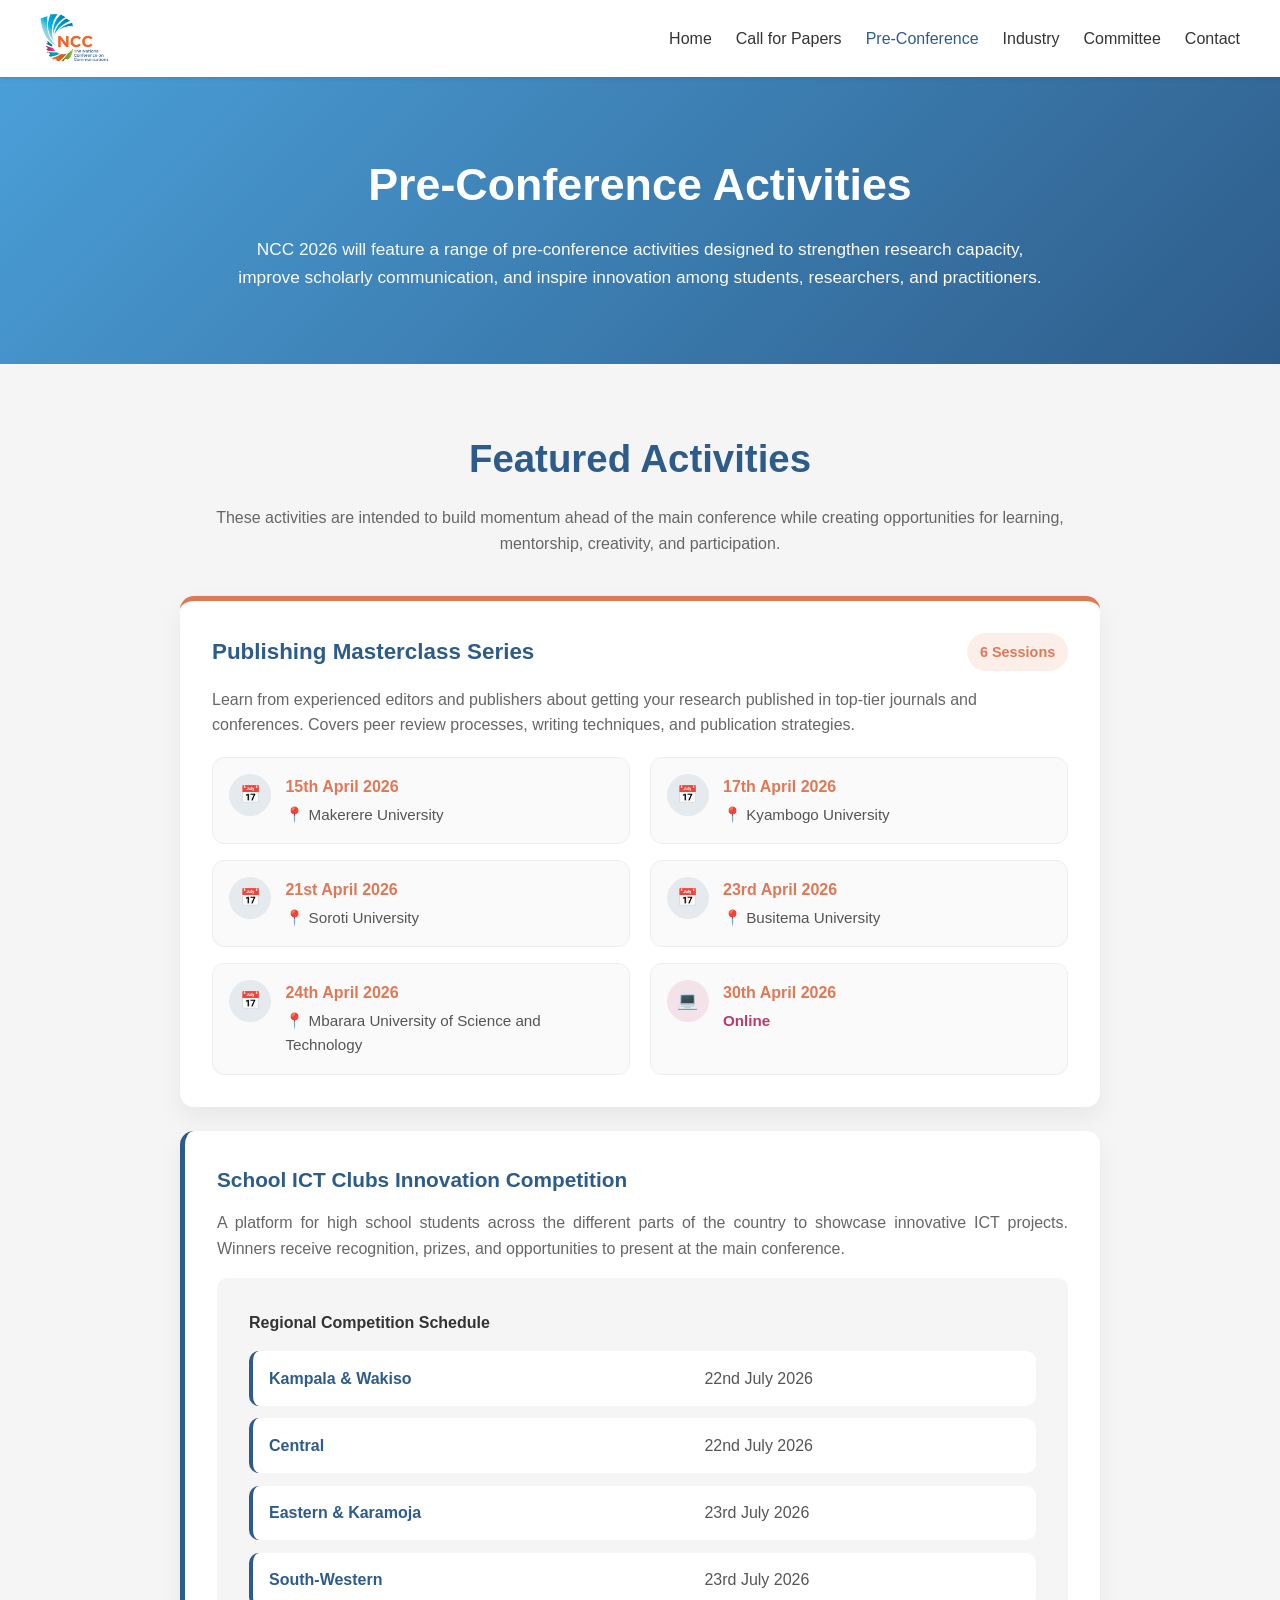
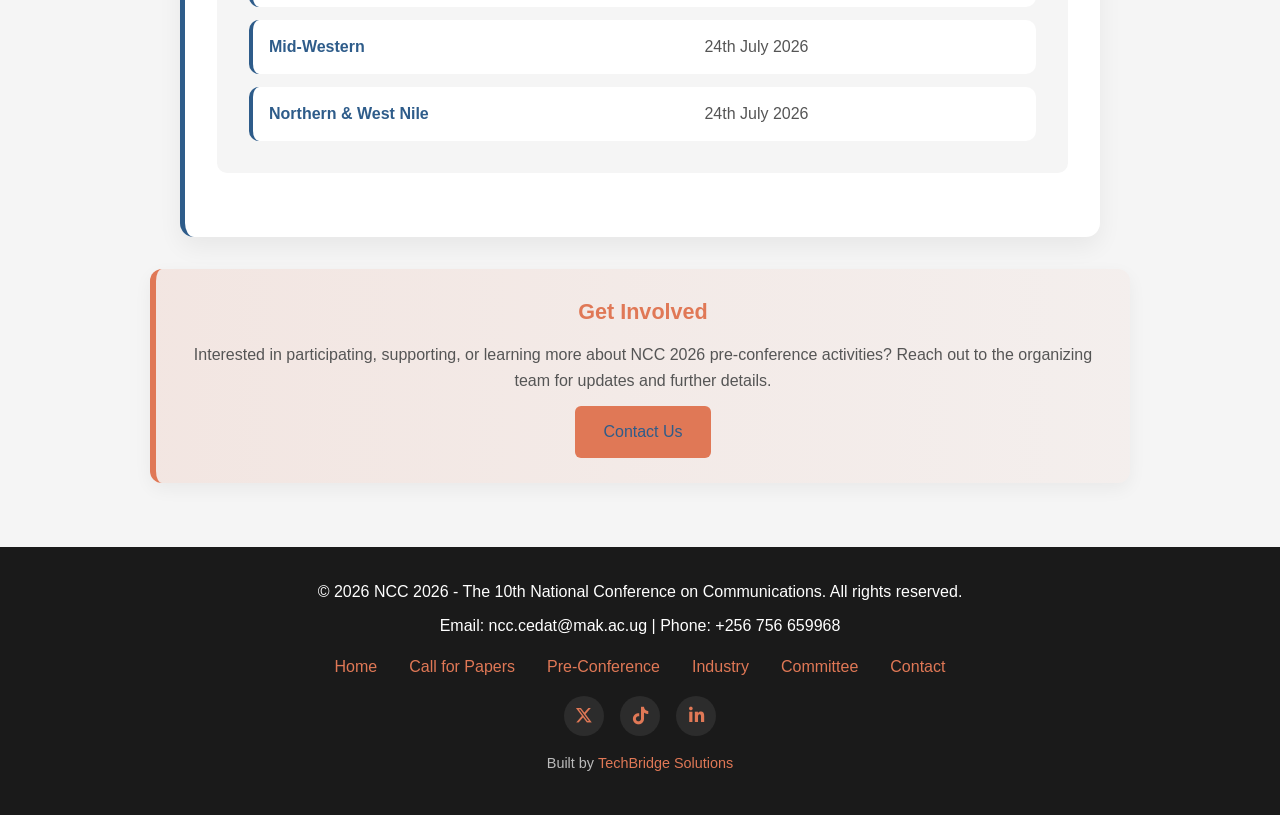
<file: activities.html>
<!DOCTYPE html>
<html lang="en">
<head>
    <meta charset="UTF-8">
    <meta name="viewport" content="width=device-width, initial-scale=1.0">
    <title>NCC 2026 | Pre-Conference Activities</title>
    <link rel="icon" type="image/png" href="images/ncc-logo.png">
    <link rel="stylesheet" href="style.css">
    <link rel="stylesheet" href="https://cdnjs.cloudflare.com/ajax/libs/font-awesome/6.5.0/css/all.min.css">
</head>
<body>
    <!-- Navigation -->
    <nav>
        <div class="nav-wrap">
            <a href="index.html" class="brand">
                <img src="images/ncc-logo.png" alt="NCC logo" class="nav-logo">
            </a>

            <button class="menu-toggle" aria-label="Toggle menu" aria-expanded="false">
                ☰
            </button>

            <ul class="nav-menu">
                <li><a href="index.html">Home</a></li>
                <li><a href="call-for-papers.html">Call for Papers</a></li>
                <li><a href="activities.html" class="active">Pre-Conference</a></li>
                <li><a href="industry.html">Industry</a></li>
                <li><a href="committee.html">Committee</a></li>
                <li><a href="contact.html">Contact</a></li>
            </ul>
        </div>
    </nav>

    <!-- Page Hero -->
    <section class="page-hero">
        <div class="container">
            <h1>Pre-Conference Activities</h1>
            <p>
                NCC 2026 will feature a range of pre-conference activities designed to strengthen research capacity, improve scholarly communication, and inspire innovation among students, researchers, and practitioners.
            </p>
        </div>
    </section>

    <!-- Activities -->
    <section class="activities-page">
        <div class="container">
            <h2>Featured Activities</h2>
            <p class="section-intro">
                These activities are intended to build momentum ahead of the main conference while creating opportunities for learning, mentorship, creativity, and participation.
            </p>

            <div class="activities-stack">
                <!-- Publishing Masterclasses -->
                <div class="activity-card masterclass-card">
                    <div class="masterclass-header">
                        <h3>Publishing Masterclass Series</h3>
                        <span class="masterclass-badge">6 Sessions</span>
                    </div>

                    <p class="masterclass-description">
                        Learn from experienced editors and publishers about getting your research published in top-tier journals and conferences. Covers peer review processes, writing techniques, and publication strategies.
                    </p>

                    <div class="masterclass-grid">
                        <div class="mc-item">
                            <div class="mc-icon">📅</div>
                            <div class="mc-body">
                                <p class="mc-date">15th April 2026</p>
                                <p class="mc-venue">📍 Makerere University</p>
                            </div>
                        </div>
                        <div class="mc-item">
                            <div class="mc-icon">📅</div>
                            <div class="mc-body">
                                <p class="mc-date">17th April 2026</p>
                                <p class="mc-venue">📍 Kyambogo University</p>
                            </div>
                        </div>

                       <div class="mc-item">
                            <div class="mc-icon">📅</div>
                            <div class="mc-body">
                                <p class="mc-date">21st April 2026</p>
                                <p class="mc-venue">📍 Soroti University</p>
                            </div>
                        </div>

                        <div class="mc-item">
                            <div class="mc-icon">📅</div>
                            <div class="mc-body">
                                <p class="mc-date">23rd April 2026</p>
                                <p class="mc-venue">📍 Busitema University</p>
                            </div>
                        </div>


                        <div class="mc-item">
                            <div class="mc-icon">📅</div>
                            <div class="mc-body">
                                <p class="mc-date">24th April 2026</p>
                                <p class="mc-venue">📍 Mbarara University of Science and Technology</p>
                            </div>
                        </div>

                        <div class="mc-item">
                            <div class="mc-icon online-icon">💻</div>
                            <div class="mc-body">
                                <p class="mc-date">30th April 2026</p>
                                <p class="mc-venue online">Online</p>
                            </div>
                        </div>
                    </div>
                </div>

                <!-- School ICT Clubs Innovation Competition -->
                <div class="activity-card featured-activity-card" id="student-competition">
                    <h3>School ICT Clubs Innovation Competition</h3>
                    <p>
                        A platform for high school students across the different parts of the country to showcase innovative ICT projects. Winners receive recognition, prizes, and opportunities to present at the main conference.
                    </p>
                    <div class="info-box">
    <h4>Regional Competition Schedule</h4>

    <div class="competition-schedule">
        <div class="competition-item">
            <span class="competition-region">Kampala &amp; Wakiso</span>
            <span class="competition-date">22nd July 2026</span>
        </div>

        <div class="competition-item">
            <span class="competition-region">Central</span>
            <span class="competition-date">22nd July 2026</span>
        </div>

        <div class="competition-item">
            <span class="competition-region">Eastern &amp; Karamoja</span>
            <span class="competition-date">23rd July 2026</span>
        </div>

        <div class="competition-item">
            <span class="competition-region">South-Western</span>
            <span class="competition-date">23rd July 2026</span>
        </div>

        <div class="competition-item">
            <span class="competition-region">Mid-Western</span>
            <span class="competition-date">24th July 2026</span>
        </div>

        <div class="competition-item">
            <span class="competition-region">Northern &amp; West Nile</span>
            <span class="competition-date">24th July 2026</span>
        </div>
    </div>
</div>
                            </div>
                        </div>

            <div class="cta-box">
                <h3>Get Involved</h3>
                <p>
                    Interested in participating, supporting, or learning more about NCC 2026 pre-conference activities? Reach out to the organizing team for updates and further details.
                </p>
                <a href="contact.html" class="btn btn-primary">Contact Us</a>
            </div>
        </div>
    </section>

    <!-- Footer -->
    <footer>
    <div class="container">
        <p>&copy; 2026 NCC 2026 - The 10th National Conference on Communications. All rights reserved.</p>
        <p>Email: ncc.cedat@mak.ac.ug | Phone: +256 756 659968</p>

        <div class="footer-links">
            <a href="index.html">Home</a>
            <a href="call-for-papers.html">Call for Papers</a>
            <a href="activities.html">Pre-Conference</a>
            <a href="industry.html">Industry</a>
            <a href="committee.html">Committee</a>
            <a href="contact.html">Contact</a>
        </div>

         <div class="social-links">
            <a href="https://x.com/NCC2026"><i class="fab fa-x-twitter"></i></a>
            <a href="https://tiktok.com/@ncc_2026"><i class="fab fa-tiktok"></i></a>
            <a href="https://www.linkedin.com/company/10th-national-conference-on-communications-ncc-2026/"><i class="fab fa-linkedin-in"></i></a>
        </div>

        <p class="site-credit">
            Built by 
            <a href="https://techbridgesolutionsug.com/" target="_blank">
                TechBridge Solutions
            </a>
        </p>
    </div>
</footer>

    <!-- Mobile navigation -->
    <script src="script.js"></script>
</body>
</html>
</file>
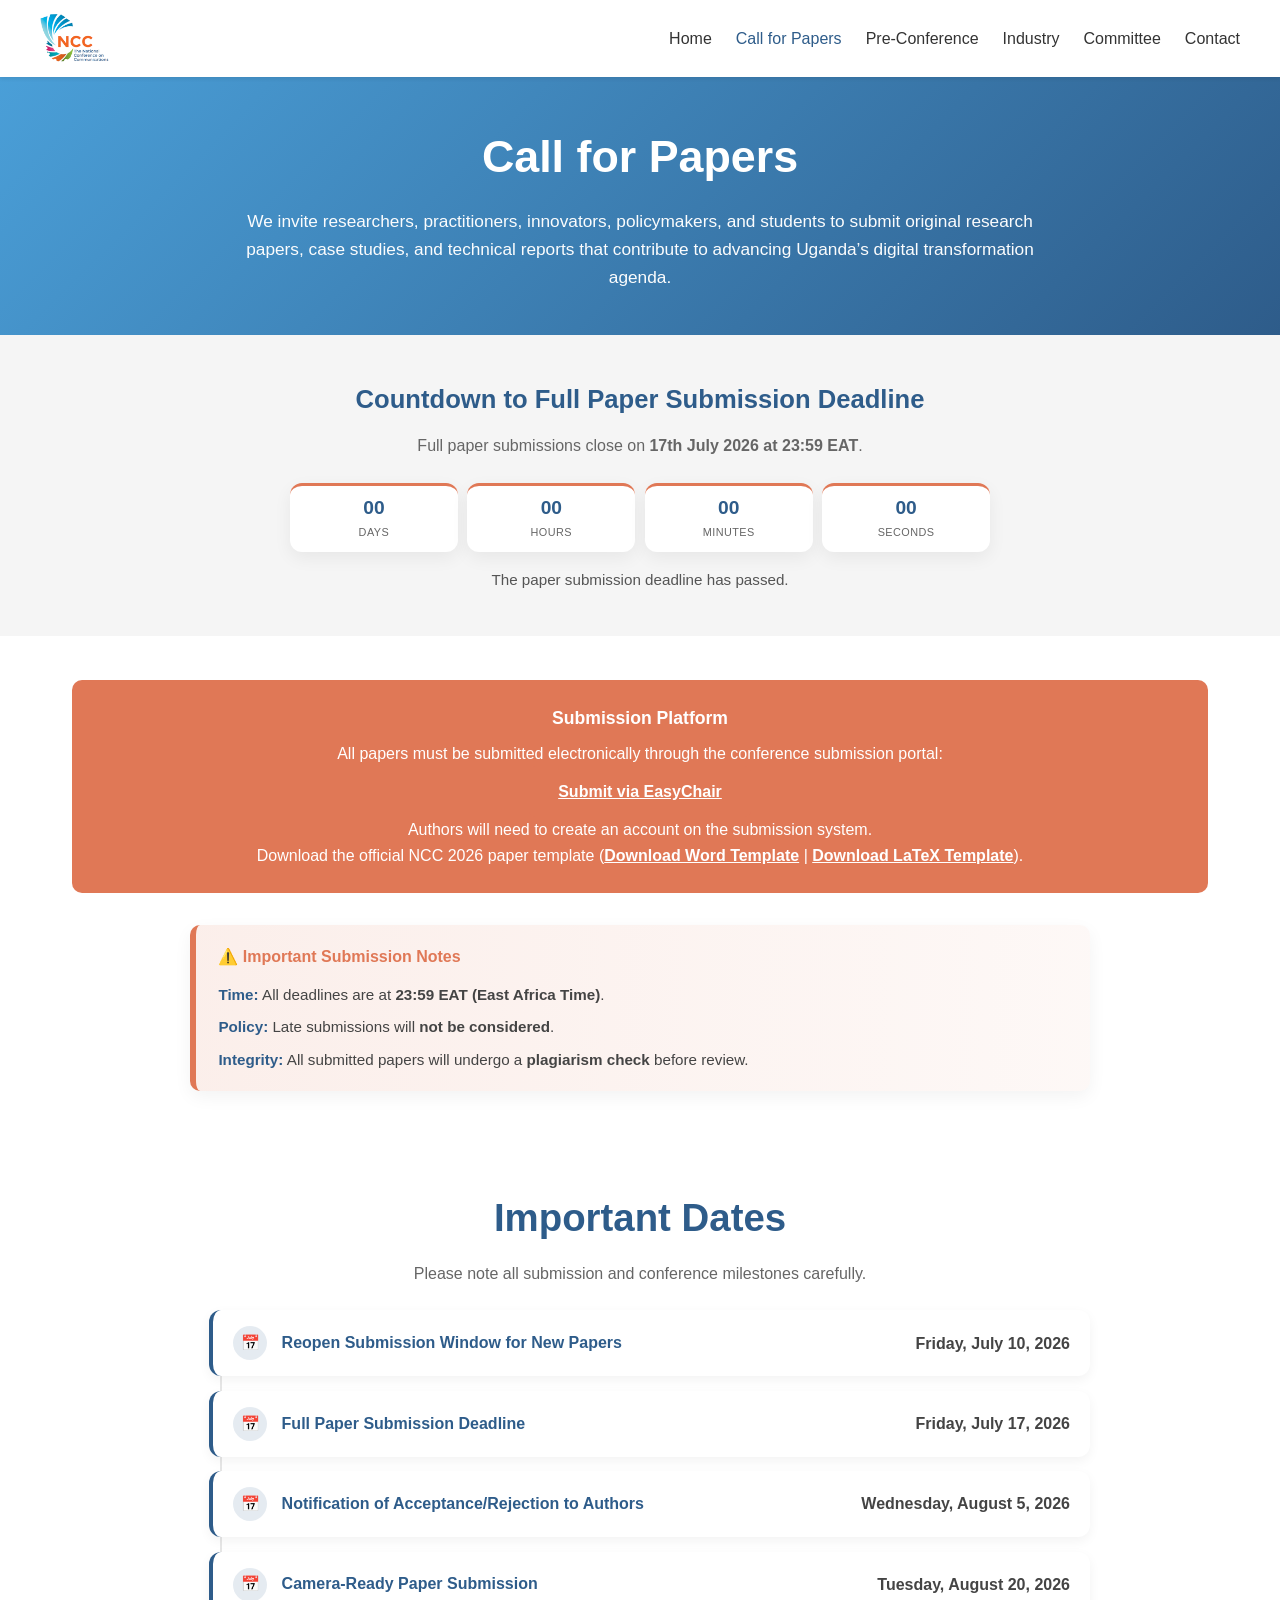
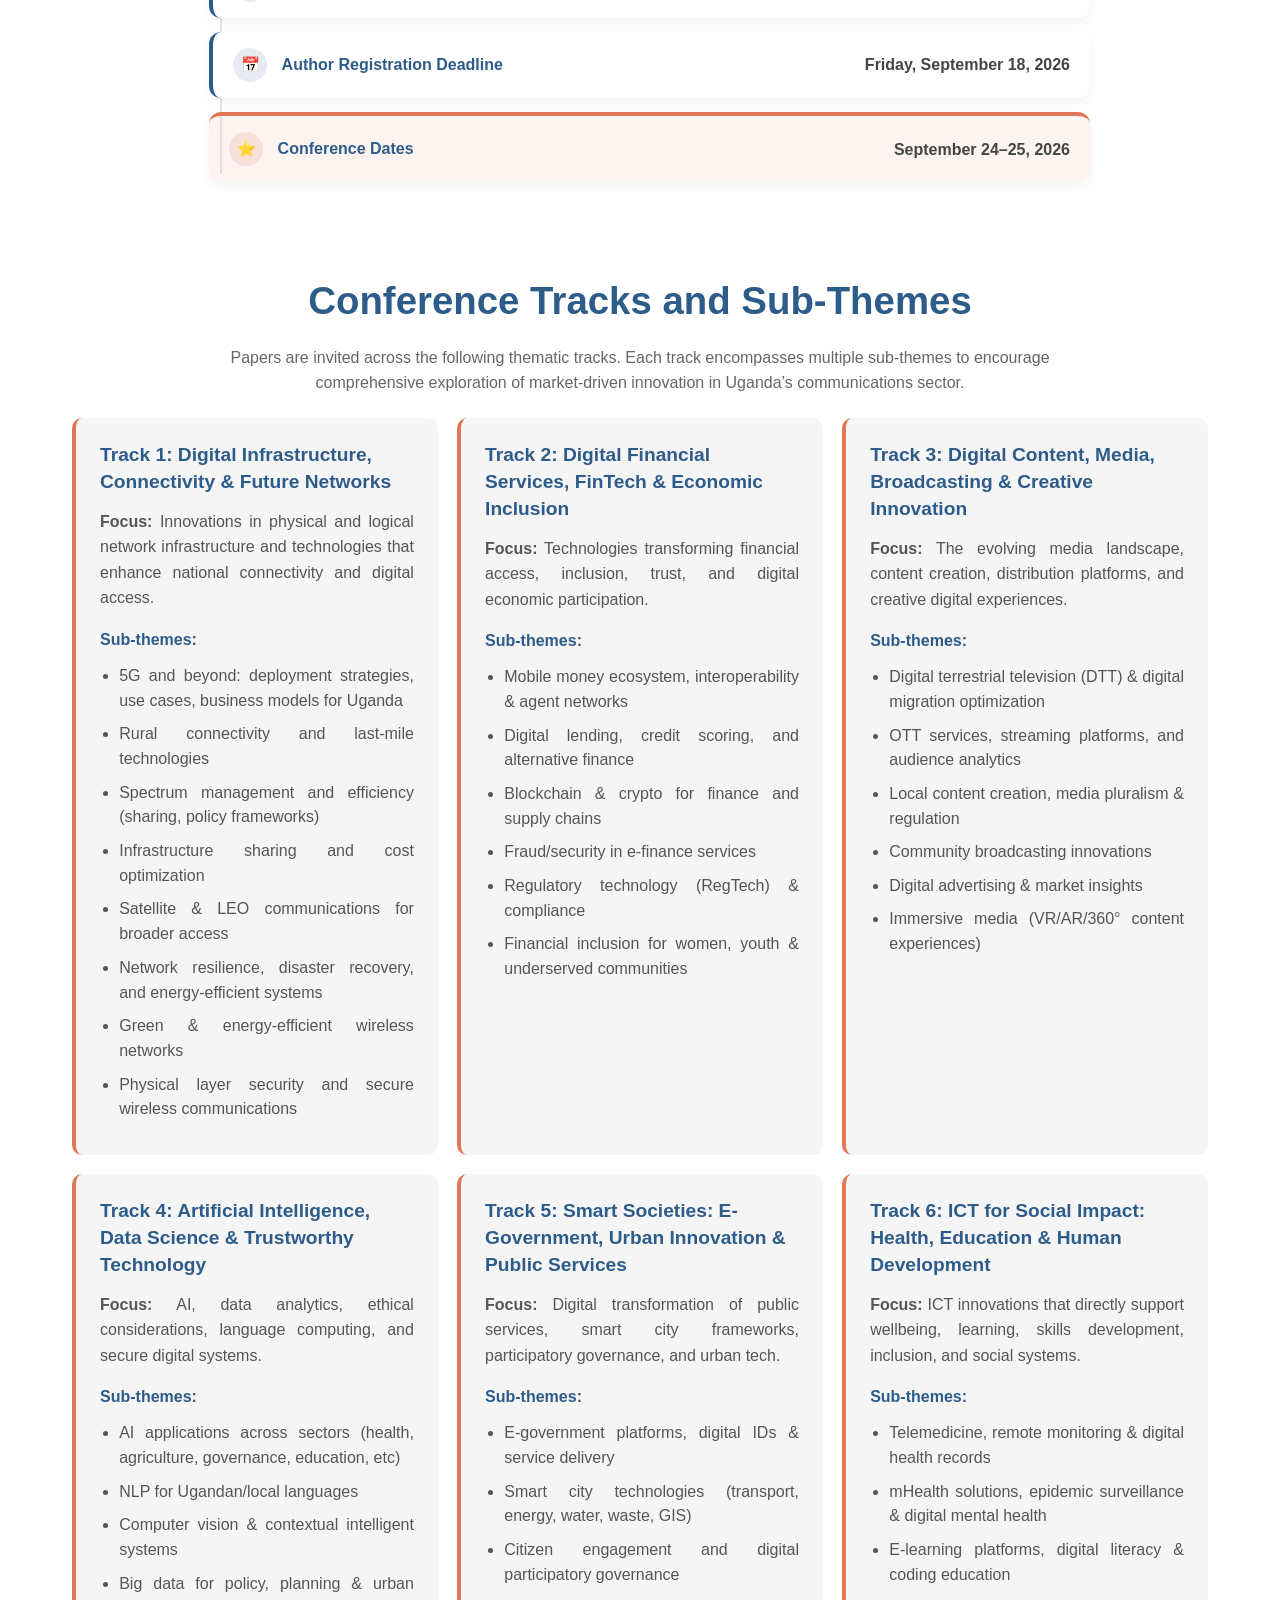
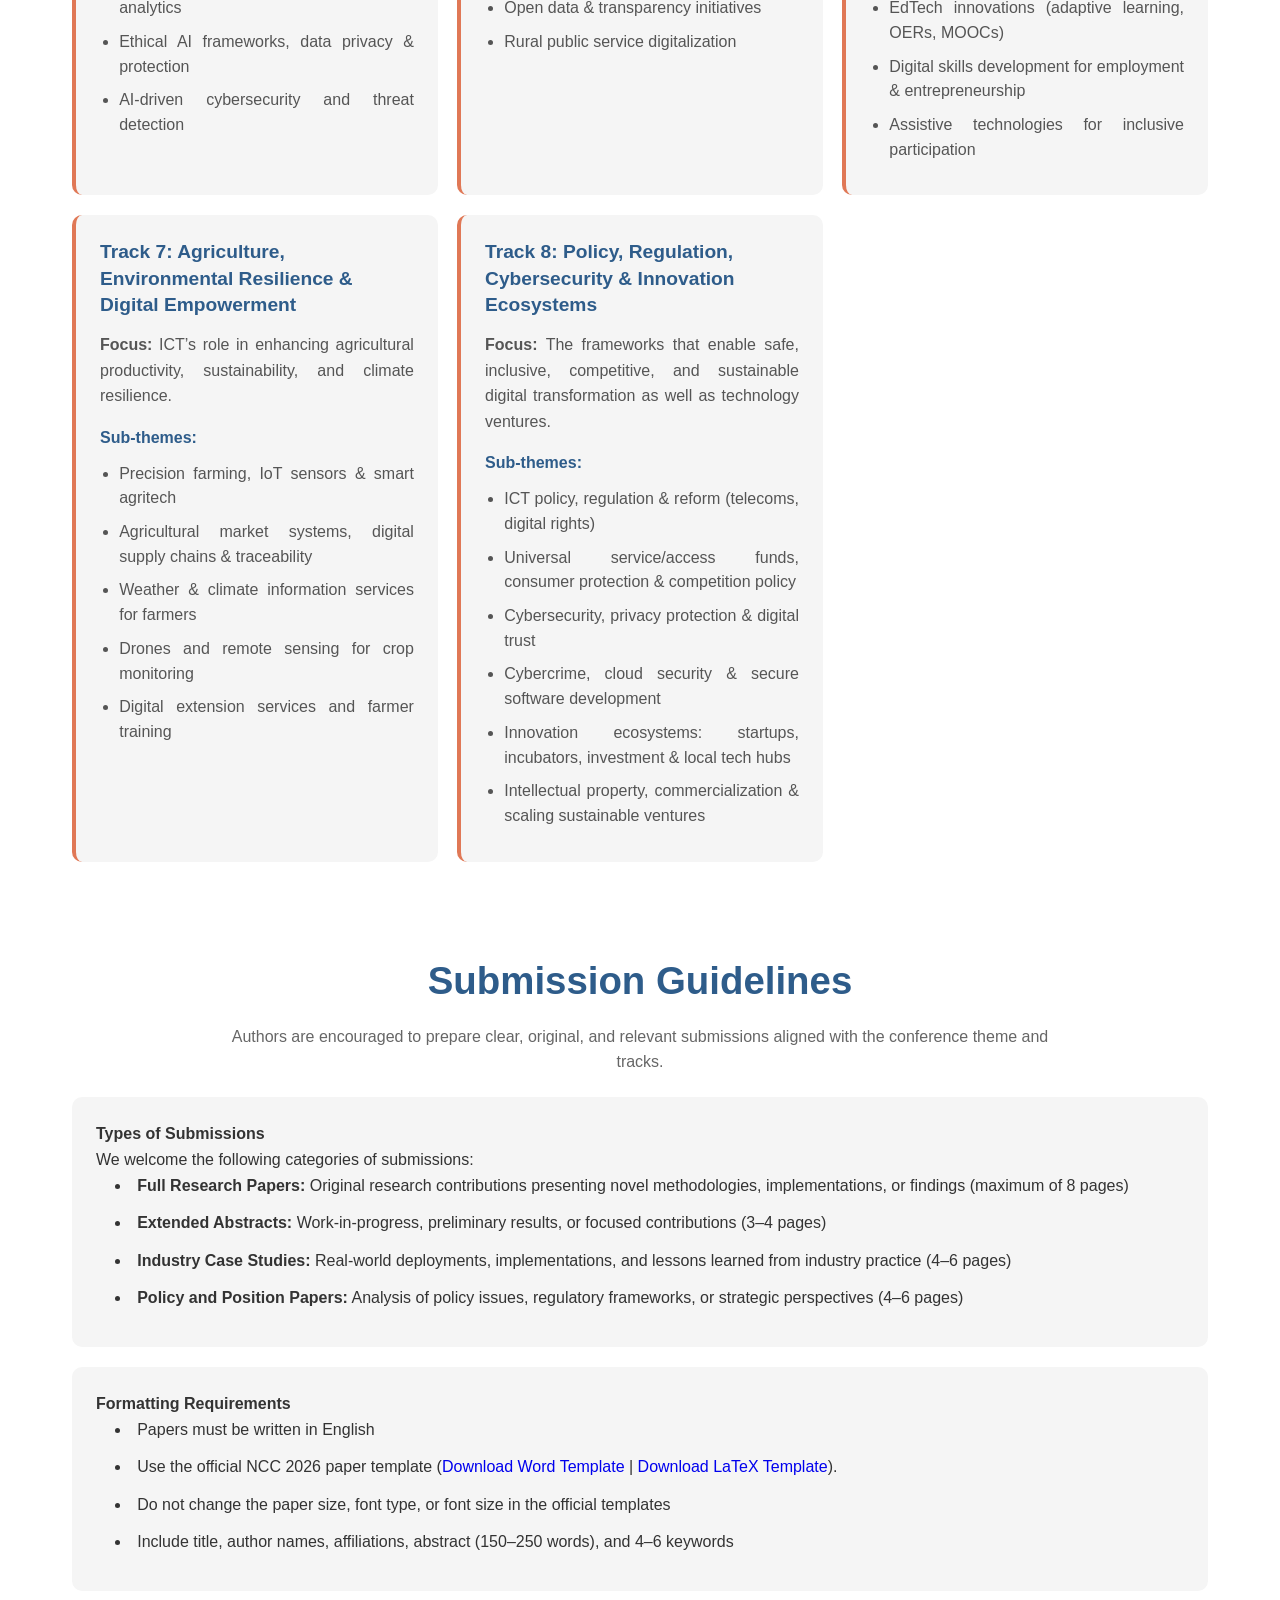
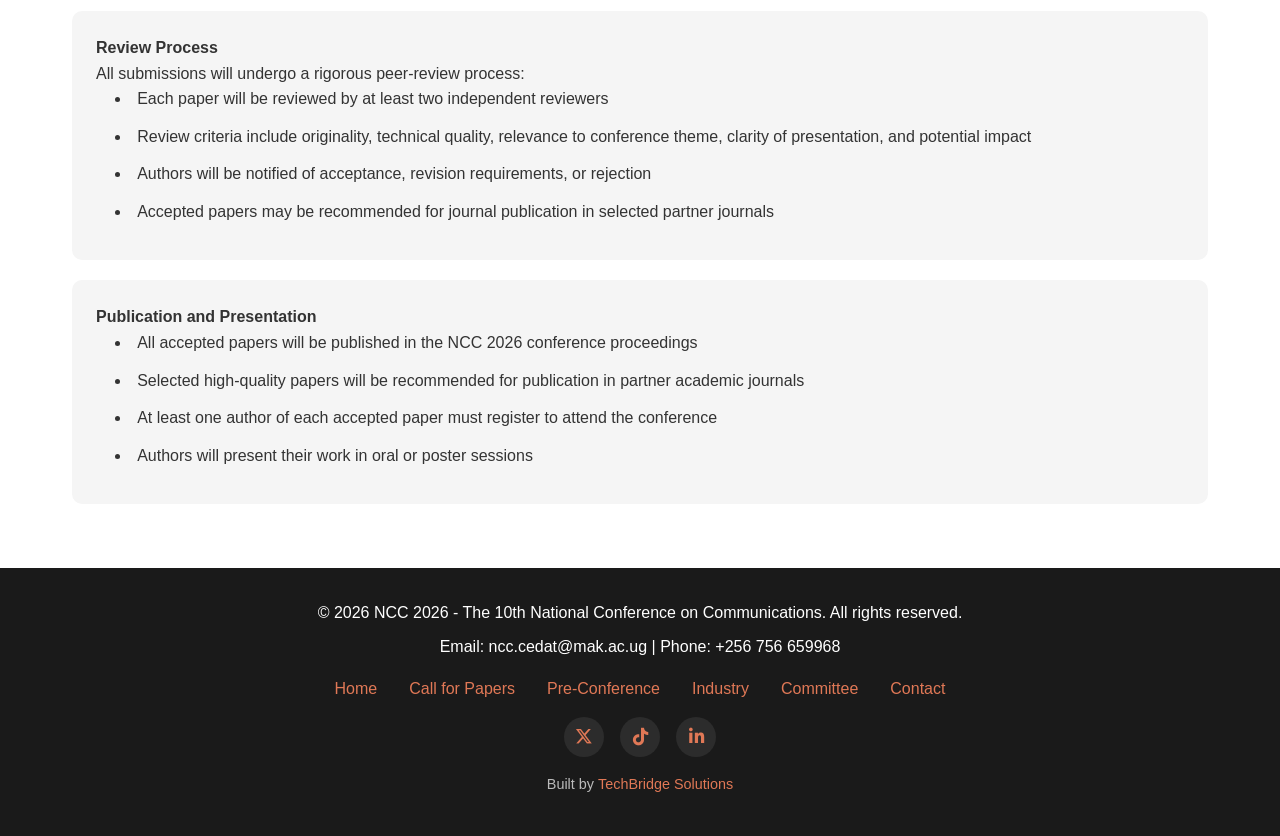
<file: call-for-papers.html>
<!DOCTYPE html>
<html lang="en">
<head>
    <meta charset="UTF-8">
    <meta name="viewport" content="width=device-width, initial-scale=1.0">
    <title>NCC 2026 | Call for Papers</title>
    <link rel="icon" type="image/png" href="images/ncc-logo.png">
    <link rel="stylesheet" href="style.css">
    <link rel="stylesheet" href="https://cdnjs.cloudflare.com/ajax/libs/font-awesome/6.5.0/css/all.min.css">
</head>
<body class="call-page">
    <!-- Navigation -->
    <nav>
        <div class="nav-wrap">
            <a href="index.html" class="brand">
                <img src="images/ncc-logo.png" alt="NCC logo" class="nav-logo">
            </a>

            <button class="menu-toggle" aria-label="Toggle menu" aria-expanded="false">
                ☰
            </button>

            <ul class="nav-menu">
                <li><a href="index.html">Home</a></li>
                <li><a href="call-for-papers.html" class="active">Call for Papers</a></li>
                <li><a href="activities.html">Pre-Conference</a></li>
                <li><a href="industry.html">Industry</a></li>
                <li><a href="committee.html">Committee</a></li>
                <li><a href="contact.html">Contact</a></li>
            </ul>
        </div>
    </nav>

    <!-- Page Hero -->
    <section class="page-hero">
        <div class="container">
            <h1>Call for Papers</h1>
            <p>
                We invite researchers, practitioners, innovators, policymakers, and students to submit original research papers, case studies, and technical reports that contribute to advancing Uganda’s digital transformation agenda.
            </p>
        </div>
    </section>

    <section class="countdown-section">
        <div class="container">
            <div class="countdown-wrap" id="papers-countdown">
                <h2 class="countdown-title">Countdown to Full Paper Submission Deadline</h2>
                <p class="countdown-subtitle">
                    Full paper submissions close on <strong>17th July 2026 at 23:59 EAT</strong>.
                </p>

                <div class="countdown-grid">
                    <div class="countdown-card">
                        <span class="countdown-value countdown-days">00</span>
                        <span class="countdown-label">Days</span>
                    </div>
                    <div class="countdown-card">
                        <span class="countdown-value countdown-hours">00</span>
                        <span class="countdown-label">Hours</span>
                    </div>
                    <div class="countdown-card">
                        <span class="countdown-value countdown-minutes">00</span>
                        <span class="countdown-label">Minutes</span>
                    </div>
                    <div class="countdown-card">
                        <span class="countdown-value countdown-seconds">00</span>
                        <span class="countdown-label">Seconds</span>
                    </div>
                </div>

                <p class="countdown-note"></p>
            </div>
        </div>
    </section>

    <!-- Submission Platform -->
    <section>
        <div class="container">
            <div class="highlight-box">
                <p style="margin-bottom: 0.5rem; font-size: 1.1rem;"><strong>Submission Platform</strong></p>
                <p>All papers must be submitted electronically through the conference submission portal:</p>
                <a href="https://easychair.org/conferences/?conf=ncc2026" target="_blank" class="btn btn-primary">
                    Submit via EasyChair
                </a>
                <p>Authors will need to create an account on the submission system.</p>
                <p>
                    Download the official NCC 2026 paper template
                    (<a href="NCC 2026 Template.docx" download>Download Word Template</a> |
                    <a href="NCC_Template.zip" download>Download LaTeX Template</a>).
                </p>
            </div>
            <div class="deadline-note">
                <div class="note-header">⚠️ Important Submission Notes</div>
                <div class="note-item">
                    <strong>Time:</strong> All deadlines are at <b>23:59 EAT (East Africa Time)</b>.
                </div>
                <div class="note-item">
                    <strong>Policy:</strong> Late submissions will <b>not be considered</b>.
                </div>
                <div class="note-item">
                    <strong>Integrity:</strong> All submitted papers will undergo a <b>plagiarism check</b> before review.
                </div>
            </div>

        </div>
    </section>

    <!-- Important Dates -->
    <section>
        <div class="container">
            <h2>Important Dates</h2>
            <p class="section-intro">
                Please note all submission and conference milestones carefully.
            </p>

            <div class="dates-modern">
                <div class="date-row">
                    <div class="date-left">
                        <div class="date-icon">📅</div>
                        <span class="date-label">Reopen Submission Window for New Papers</span>
                    </div>
                    <span class="date-value">Friday, July 10, 2026</span>
                </div>

                <div class="date-row">
                    <div class="date-left">
                        <div class="date-icon">📅</div>
                        <span class="date-label">Full Paper Submission Deadline</span>
                    </div>
                    <span class="date-value">Friday, July 17, 2026</span>
                </div>

                <div class="date-row">
                    <div class="date-left">
                        <div class="date-icon">📅</div>
                        <span class="date-label">Notification of Acceptance/Rejection to Authors</span>
                    </div>
                    <span class="date-value">Wednesday, August 5, 2026</span>
                </div>

                <div class="date-row">
                    <div class="date-left">
                        <div class="date-icon">📅</div>
                        <span class="date-label">Camera-Ready Paper Submission</span>
                    </div>
                    <span class="date-value">Tuesday, August 20, 2026</span>
                </div>

                <div class="date-row">
                    <div class="date-left">
                        <div class="date-icon">📅</div>
                        <span class="date-label">Author Registration Deadline</span>
                    </div>
                    <span class="date-value">Friday, September 18, 2026</span>
                </div>

                <div class="date-row featured-date">
                    <div class="date-left">
                        <div class="date-icon featured-icon">⭐</div>
                        <span class="date-label">Conference Dates</span>
                    </div>
                    <span class="date-value">September 24–25, 2026</span>
                </div>
            </div>
        </div>
    </section>

   <!-- Conference Tracks -->
<section>
    <div class="container">
        <h2>Conference Tracks and Sub-Themes</h2>

        <p class="section-intro">
            Papers are invited across the following thematic tracks. Each track encompasses multiple sub-themes to encourage comprehensive exploration of market-driven innovation in Uganda’s communications sector.
        </p>

        <div class="tracks-grid">

            <!-- Track 1 -->
            <div class="track-card">
                <h4>Track 1: Digital Infrastructure, Connectivity & Future Networks</h4>

                <p class="track-focus">
                    <strong>Focus:</strong>
                    Innovations in physical and logical network infrastructure and technologies that enhance national connectivity and digital access.
                </p>

                <div class="track-details">
                    <p><strong>Sub-themes:</strong></p>

                    <ul>
                        <li>5G and beyond: deployment strategies, use cases, business models for Uganda</li>
                        <li>Rural connectivity and last-mile technologies</li>
                        <li>Spectrum management and efficiency (sharing, policy frameworks)</li>
                        <li>Infrastructure sharing and cost optimization</li>
                        <li>Satellite & LEO communications for broader access</li>
                        <li>Network resilience, disaster recovery, and energy-efficient systems</li>
                        <li>Green & energy-efficient wireless networks</li>
                        <li>Physical layer security and secure wireless communications</li>
                    </ul>
                </div>
            </div>

            <!-- Track 2 -->
            <div class="track-card">
                <h4>Track 2: Digital Financial Services, FinTech & Economic Inclusion</h4>

                <p class="track-focus">
                    <strong>Focus:</strong>
                    Technologies transforming financial access, inclusion, trust, and digital economic participation.
                </p>

                <div class="track-details">
                    <p><strong>Sub-themes:</strong></p>

                    <ul>
                        <li>Mobile money ecosystem, interoperability & agent networks</li>
                        <li>Digital lending, credit scoring, and alternative finance</li>
                        <li>Blockchain & crypto for finance and supply chains</li>
                        <li>Fraud/security in e-finance services</li>
                        <li>Regulatory technology (RegTech) & compliance</li>
                        <li>Financial inclusion for women, youth & underserved communities</li>
                    </ul>
                </div>
            </div>

            <!-- Track 3 -->
            <div class="track-card">
                <h4>Track 3: Digital Content, Media, Broadcasting & Creative Innovation</h4>

                <p class="track-focus">
                    <strong>Focus:</strong>
                    The evolving media landscape, content creation, distribution platforms, and creative digital experiences.
                </p>

                <div class="track-details">
                    <p><strong>Sub-themes:</strong></p>

                    <ul>
                        <li>Digital terrestrial television (DTT) & digital migration optimization</li>
                        <li>OTT services, streaming platforms, and audience analytics</li>
                        <li>Local content creation, media pluralism & regulation</li>
                        <li>Community broadcasting innovations</li>
                        <li>Digital advertising & market insights</li>
                        <li>Immersive media (VR/AR/360° content experiences)</li>
                    </ul>
                </div>
            </div>

            <!-- Track 4 -->
            <div class="track-card">
                <h4>Track 4: Artificial Intelligence, Data Science & Trustworthy Technology</h4>

                <p class="track-focus">
                    <strong>Focus:</strong>
                    AI, data analytics, ethical considerations, language computing, and secure digital systems.
                </p>

                <div class="track-details">
                    <p><strong>Sub-themes:</strong></p>

                    <ul>
                        <li>AI applications across sectors (health, agriculture, governance, education, etc)</li>
                        <li>NLP for Ugandan/local languages</li>
                        <li>Computer vision & contextual intelligent systems</li>
                        <li>Big data for policy, planning & urban analytics</li>
                        <li>Ethical AI frameworks, data privacy & protection</li>
                        <li>AI-driven cybersecurity and threat detection</li>
                    </ul>
                </div>
            </div>

            <!-- Track 5 -->
            <div class="track-card">
                <h4>Track 5: Smart Societies: E-Government, Urban Innovation & Public Services</h4>

                <p class="track-focus">
                    <strong>Focus:</strong>
                    Digital transformation of public services, smart city frameworks, participatory governance, and urban tech.
                </p>

                <div class="track-details">
                    <p><strong>Sub-themes:</strong></p>

                    <ul>
                        <li>E-government platforms, digital IDs & service delivery</li>
                        <li>Smart city technologies (transport, energy, water, waste, GIS)</li>
                        <li>Citizen engagement and digital participatory governance</li>
                        <li>Open data & transparency initiatives</li>
                        <li>Rural public service digitalization</li>
                    </ul>
                </div>
            </div>

            <!-- Track 6 -->
            <div class="track-card">
                <h4>Track 6: ICT for Social Impact: Health, Education & Human Development</h4>

                <p class="track-focus">
                    <strong>Focus:</strong>
                    ICT innovations that directly support wellbeing, learning, skills development, inclusion, and social systems.
                </p>

                <div class="track-details">
                    <p><strong>Sub-themes:</strong></p>

                    <ul>
                        <li>Telemedicine, remote monitoring & digital health records</li>
                        <li>mHealth solutions, epidemic surveillance & digital mental health</li>
                        <li>E-learning platforms, digital literacy & coding education</li>
                        <li>EdTech innovations (adaptive learning, OERs, MOOCs)</li>
                        <li>Digital skills development for employment & entrepreneurship</li>
                        <li>Assistive technologies for inclusive participation</li>
                    </ul>
                </div>
            </div>

            <!-- Track 7 -->
            <div class="track-card">
                <h4>Track 7: Agriculture, Environmental Resilience & Digital Empowerment</h4>

                <p class="track-focus">
                    <strong>Focus:</strong>
                    ICT’s role in enhancing agricultural productivity, sustainability, and climate resilience.
                </p>

                <div class="track-details">
                    <p><strong>Sub-themes:</strong></p>

                    <ul>
                        <li>Precision farming, IoT sensors & smart agritech</li>
                        <li>Agricultural market systems, digital supply chains & traceability</li>
                        <li>Weather & climate information services for farmers</li>
                        <li>Drones and remote sensing for crop monitoring</li>
                        <li>Digital extension services and farmer training</li>
                    </ul>
                </div>
            </div>

            <!-- Track 8 -->
            <div class="track-card">
                <h4>Track 8: Policy, Regulation, Cybersecurity & Innovation Ecosystems</h4>

                <p class="track-focus">
                    <strong>Focus:</strong>
                    The frameworks that enable safe, inclusive, competitive, and sustainable digital transformation as well as technology ventures.
                </p>

                <div class="track-details">
                    <p><strong>Sub-themes:</strong></p>

                    <ul>
                        <li>ICT policy, regulation & reform (telecoms, digital rights)</li>
                        <li>Universal service/access funds, consumer protection & competition policy</li>
                        <li>Cybersecurity, privacy protection & digital trust</li>
                        <li>Cybercrime, cloud security & secure software development</li>
                        <li>Innovation ecosystems: startups, incubators, investment & local tech hubs</li>
                        <li>Intellectual property, commercialization & scaling sustainable ventures</li>
                    </ul>
                </div>
            </div>

        </div>
    </div>
</section>

    <!-- Submission Guidelines -->
    <section>
        <div class="container">
            <h2>Submission Guidelines</h2>
            <p class="section-intro">
                Authors are encouraged to prepare clear, original, and relevant submissions aligned with the conference theme and tracks.
            </p>

            <div class="info-box text-justify">
                <p><strong>Types of Submissions</strong></p>
                <p>We welcome the following categories of submissions:</p>
                <ul class="cfp-guidelines">
                    <li><b>Full Research Papers:</b> Original research contributions presenting novel methodologies, implementations, or findings (maximum of 8 pages)</li>
                    <li><b>Extended Abstracts:</b> Work-in-progress, preliminary results, or focused contributions (3–4 pages)</li>
                    <li><b>Industry Case Studies:</b> Real-world deployments, implementations, and lessons learned from industry practice (4–6 pages)</li>
                    <li><b>Policy and Position Papers:</b> Analysis of policy issues, regulatory frameworks, or strategic perspectives (4–6 pages)</li>
                </ul>
            </div>

            <div class="info-box text-justify">
                <p><strong>Formatting Requirements</strong></p>
                <ul class="cfp-guidelines">
                    <li>Papers must be written in English</li>
                    <li>
                        Use the official NCC 2026 paper template
                        (<a href="NCC 2026 Template.docx" download>Download Word Template</a> |
                        <a href="NCC_Template.zip" download>Download LaTeX Template</a>).
                    </li>
                    <li>Do not change the paper size, font type, or font size in the official templates</li>
                    <li>Include title, author names, affiliations, abstract (150–250 words), and 4–6 keywords</li>
                </ul>
            </div>

            <div class="info-box text-justify">
                <p><strong>Review Process</strong></p>
                <p>All submissions will undergo a rigorous peer-review process:</p>
                <ul class="cfp-guidelines">
                    <li>Each paper will be reviewed by at least two independent reviewers</li>
                    <li>Review criteria include originality, technical quality, relevance to conference theme, clarity of presentation, and potential impact</li>
                    <li>Authors will be notified of acceptance, revision requirements, or rejection</li>
                    <li>Accepted papers may be recommended for journal publication in selected partner journals</li>
                </ul>
            </div>

            <div class="info-box text-justify">
                <p><strong>Publication and Presentation</strong></p>
                <ul class="cfp-guidelines">
                    <li>All accepted papers will be published in the NCC 2026 conference proceedings</li>
                    <li>Selected high-quality papers will be recommended for publication in partner academic journals</li>
                    <li>At least one author of each accepted paper must register to attend the conference</li>
                    <li>Authors will present their work in oral or poster sessions</li>
                </ul>
            </div>
        </div>
    </section>

    

    <!-- Footer -->
    <footer>
    <div class="container">
        <p>&copy; 2026 NCC 2026 - The 10th National Conference on Communications. All rights reserved.</p>
        <p>Email: ncc.cedat@mak.ac.ug | Phone: +256 756 659968</p>

        <div class="footer-links">
            <a href="index.html">Home</a>
            <a href="call-for-papers.html">Call for Papers</a>
            <a href="activities.html">Pre-Conference</a>
            <a href="industry.html">Industry</a>
            <a href="committee.html">Committee</a>
            <a href="contact.html">Contact</a>
        </div>

         <div class="social-links">
            <a href="https://x.com/NCC2026"><i class="fab fa-x-twitter"></i></a>
            <a href="https://tiktok.com/@ncc_2026"><i class="fab fa-tiktok"></i></a>
            <a href="https://www.linkedin.com/company/10th-national-conference-on-communications-ncc-2026/"><i class="fab fa-linkedin-in"></i></a>
        </div>

        <p class="site-credit">
            Built by 
            <a href="https://techbridgesolutionsug.com/" target="_blank">
                TechBridge Solutions
            </a>
        </p>
    </div>
</footer>

    <!-- Mobile navigation -->
    <script src="script.js"></script>
</body>
</html>
</file>
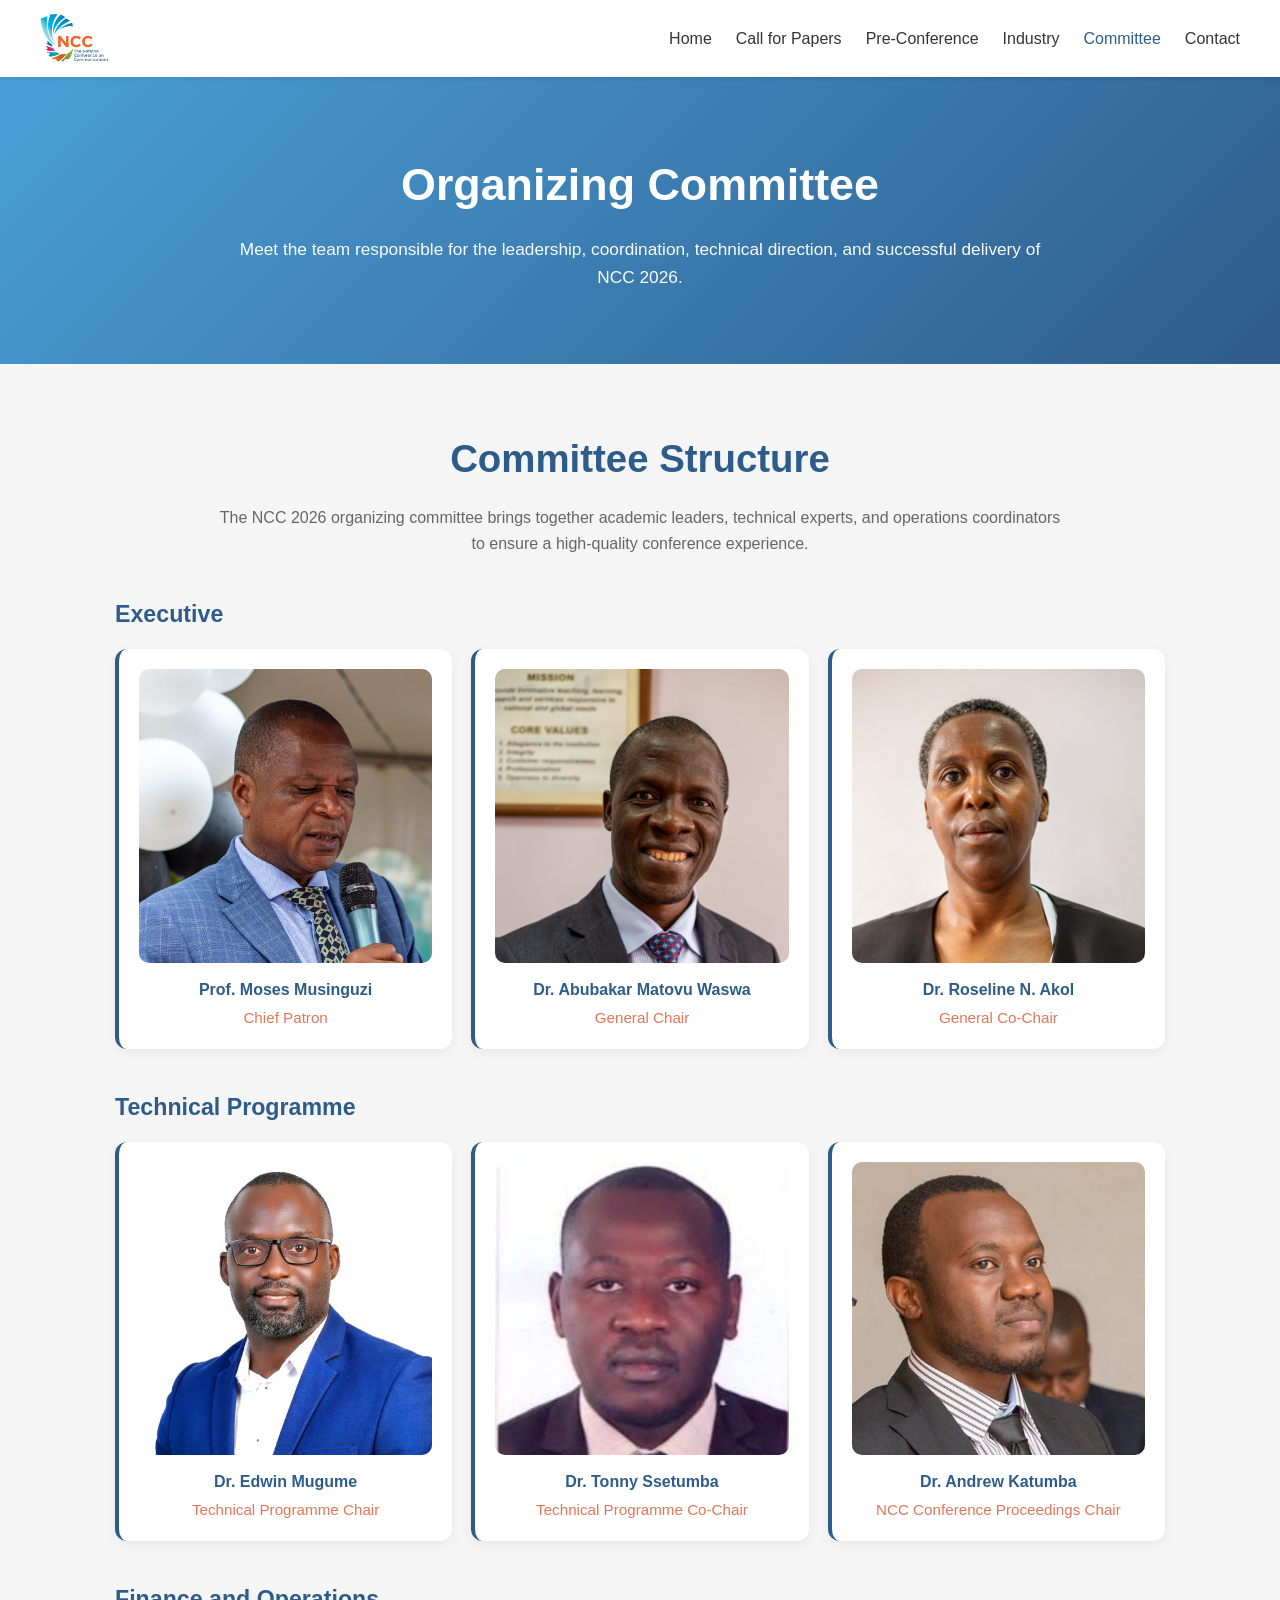
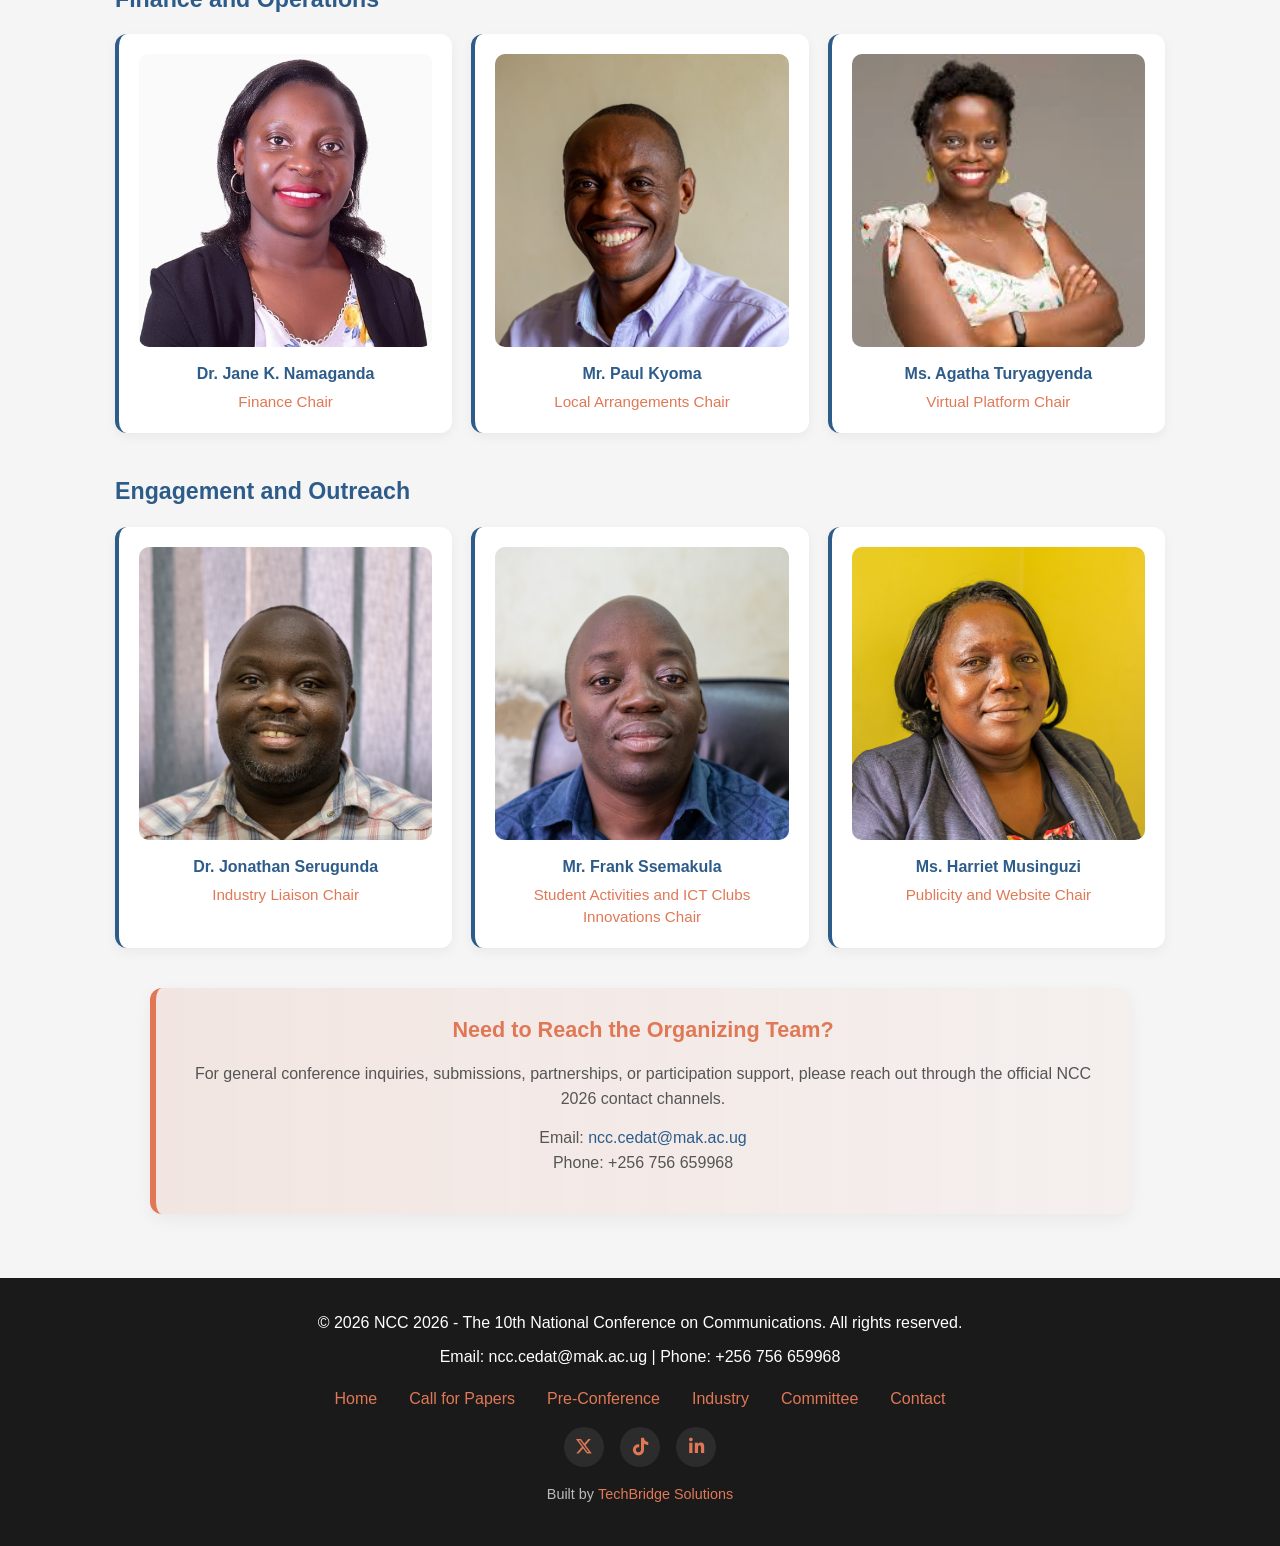
<file: committee.html>
<!DOCTYPE html>
<html lang="en">
<head>
    <meta charset="UTF-8">
    <meta name="viewport" content="width=device-width, initial-scale=1.0">
    <title>NCC 2026 | Organizing Committee</title>
    <link rel="icon" type="image/png" href="images/ncc-logo.png">
    <link rel="stylesheet" href="style.css">
    <link rel="stylesheet" href="https://cdnjs.cloudflare.com/ajax/libs/font-awesome/6.5.0/css/all.min.css">
</head>
<body>
    <!-- Navigation -->
    <nav>
        <div class="nav-wrap">
            <a href="index.html" class="brand">
                <img src="images/ncc-logo.png" alt="NCC logo" class="nav-logo">
            </a>

            <button class="menu-toggle" aria-label="Toggle menu" aria-expanded="false">
                ☰
            </button>

            <ul class="nav-menu">
                <li><a href="index.html">Home</a></li>
                <li><a href="call-for-papers.html">Call for Papers</a></li>
                <li><a href="activities.html">Pre-Conference</a></li>
                <li><a href="industry.html">Industry</a></li>
                <li><a href="committee.html" class="active">Committee</a></li>
                <li><a href="contact.html">Contact</a></li>
            </ul>
        </div>
    </nav>

    <!-- Page Hero -->
    <section class="page-hero">
        <div class="container">
            <h1>Organizing Committee</h1>
            <p>
                Meet the team responsible for the leadership, coordination, technical direction, and successful delivery of NCC 2026.
            </p>
        </div>
    </section>

    <!-- Committee -->
    <section class="committee-page">
        <div class="container">
            <h2>Committee Structure</h2>
            <p class="section-intro">
                The NCC 2026 organizing committee brings together academic leaders, technical experts, and operations coordinators to ensure a high-quality conference experience.
            </p>

            <!-- Executive -->
            <div class="committee-group">
                <h3 class="committee-group-title">Executive</h3>
                <div class="committee-grid">
                    <div class="committee-card">
                        <img src="images/moses-musinguzi.jpg" alt="Prof. Moses Musinguzi" class="member-photo">
                        <div class="member-name">Prof. Moses Musinguzi</div>
                        <div class="member-role">Chief Patron</div>
                    </div>

                    <div class="committee-card">
                        <img src="images/abubaker-matovu.jpg" alt="Dr. Abubakar Waswa Matovu" class="member-photo">
                        <div class="member-name">Dr. Abubakar Matovu Waswa</div>
                        <div class="member-role">General Chair</div>
                    </div>

                    <div class="committee-card">
                        <img src="images/rose-akol.jpg" alt="Dr. Roseline N. Akol" class="member-photo">
                        <div class="member-name">Dr. Roseline N. Akol</div>
                        <div class="member-role">General Co-Chair</div>
                    </div>
                </div>
            </div>

            <!-- Technical Programme -->
            <div class="committee-group">
                <h3 class="committee-group-title">Technical Programme</h3>
                <div class="committee-grid">
                    <div class="committee-card">
                        <img src="images/edwin-mugume.jpg" alt="Dr. Edwin Mugume" class="member-photo">
                        <div class="member-name">Dr. Edwin Mugume</div>
                        <div class="member-role">Technical Programme Chair</div>
                    </div>

                    <div class="committee-card">
                        <img src="images/tonny-ssetumba.jpeg" alt="Dr. Tonny Ssetumba" class="member-photo">
                        <div class="member-name">Dr. Tonny Ssetumba</div>
                        <div class="member-role">Technical Programme Co-Chair</div>
                    </div>

                    <div class="committee-card">
                        <img src="images/andrew-katumba.png" alt="Dr. Andrew Katumba" class="member-photo">
                        <div class="member-name">Dr. Andrew Katumba</div>
                        <div class="member-role">NCC Conference Proceedings Chair</div>
                    </div>
                </div>
            </div>

            <!-- Finance and Operations -->
            <div class="committee-group">
                <h3 class="committee-group-title">Finance and Operations</h3>
                <div class="committee-grid">
                    <div class="committee-card">
                        <img src="images/jane-namaganda.jpg" alt="Dr. Jane K. Namaganda" class="member-photo">
                        <div class="member-name">Dr. Jane K. Namaganda</div>
                        <div class="member-role">Finance Chair</div>
                    </div>

                    <div class="committee-card">
                        <img src="images/paul-kyoma.jpg" alt="Mr. Paul Kyoma" class="member-photo">
                        <div class="member-name">Mr. Paul Kyoma</div>
                        <div class="member-role">Local Arrangements Chair</div>
                    </div>

                    <div class="committee-card">
                        <img src="images/agatha-turyagyenda.jpeg" alt="Ms. Agatha Turyagyenda" class="member-photo">
                        <div class="member-name">Ms. Agatha Turyagyenda</div>
                        <div class="member-role">Virtual Platform Chair</div>
                    </div>
                </div>
            </div>

            <!-- Engagement and Outreach -->
            <div class="committee-group">
                <h3 class="committee-group-title">Engagement and Outreach</h3>
                <div class="committee-grid">
                    <div class="committee-card">
                        <img src="images/jonathan-serugunda.jpg" alt="Dr. Jonathan Serugunda" class="member-photo">
                        <div class="member-name">Dr. Jonathan Serugunda</div>
                        <div class="member-role">Industry Liaison Chair</div>
                    </div>

                    <div class="committee-card">
                        <img src="images/frank-ssemakula.jpg" alt="Mr. Frank Ssemakula" class="member-photo">
                        <div class="member-name">Mr. Frank Ssemakula</div>
                        <div class="member-role">Student Activities and ICT Clubs Innovations Chair</div>
                    </div>

                    <div class="committee-card">
                        <img src="images/harriet-musinguzi.jpg" alt="Ms. Harriet Musinguzi" class="member-photo">
                        <div class="member-name">Ms. Harriet Musinguzi</div>
                        <div class="member-role">Publicity and Website Chair</div>
                    </div>
                </div>
            </div>

            <div class="cta-box">
                <h3>Need to Reach the Organizing Team?</h3>
                <p>
                    For general conference inquiries, submissions, partnerships, or participation support, please reach out through the official NCC 2026 contact channels.
                </p>
                <p>
                    Email: <a href="mailto:ncc.cedat@mak.ac.ug">ncc.cedat@mak.ac.ug</a>
                    <br>Phone: +256 756 659968
                </p>
            </div>
        </div>
    </section>

    <!-- Footer -->
   <footer>
    <div class="container">
        <p>&copy; 2026 NCC 2026 - The 10th National Conference on Communications. All rights reserved.</p>
        <p>Email: ncc.cedat@mak.ac.ug | Phone: +256 756 659968</p>

        <div class="footer-links">
            <a href="index.html">Home</a>
            <a href="call-for-papers.html">Call for Papers</a>
            <a href="activities.html">Pre-Conference</a>
            <a href="industry.html">Industry</a>
            <a href="committee.html">Committee</a>
            <a href="contact.html">Contact</a>
        </div>

        <div class="social-links">
            <a href="https://x.com/NCC2026"><i class="fab fa-x-twitter"></i></a>
            <a href="https://tiktok.com/@ncc_2026"><i class="fab fa-tiktok"></i></a>
            <a href="https://www.linkedin.com/company/10th-national-conference-on-communications-ncc-2026/"><i class="fab fa-linkedin-in"></i></a>
        </div>
        <p class="site-credit">
            Built by 
            <a href="https://techbridgesolutionsug.com/" target="_blank">
                TechBridge Solutions
            </a>
        </p>
    </div>
</footer>

    <!-- Mobile navigation -->
   <script src="script.js"></script>
</body>
</html>
</file>
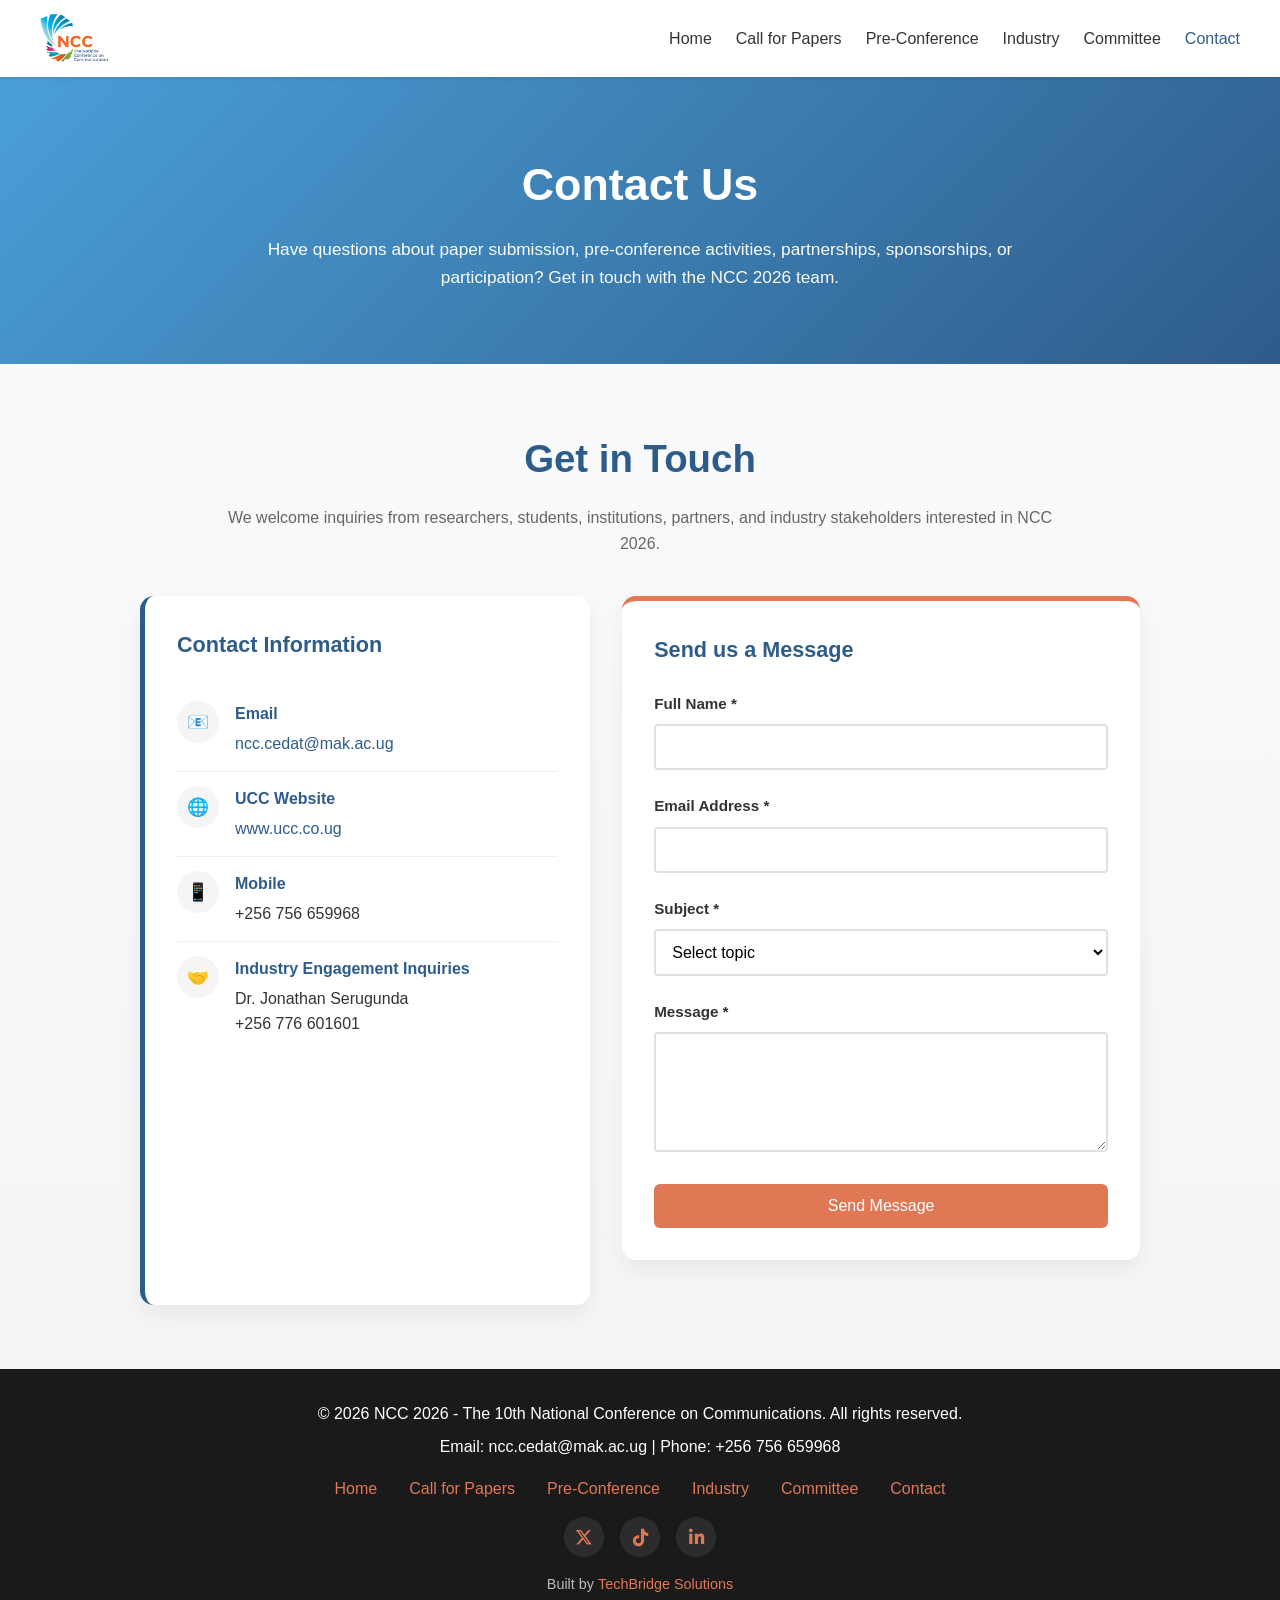
<file: contact.html>
<!DOCTYPE html>
<html lang="en">
<head>
    <meta charset="UTF-8">
    <meta name="viewport" content="width=device-width, initial-scale=1.0">
    <title>NCC 2026 | Contact</title>
    <link rel="icon" type="image/png" href="images/ncc-logo.png">
    <link rel="stylesheet" href="style.css">
    <link rel="stylesheet" href="https://cdnjs.cloudflare.com/ajax/libs/font-awesome/6.5.0/css/all.min.css">
</head>
<body>
    <!-- Navigation -->
    <nav>
        <div class="nav-wrap">
            <a href="index.html" class="brand">
                <img src="images/ncc-logo.png" alt="NCC logo" class="nav-logo">
            </a>

            <button class="menu-toggle" aria-label="Toggle menu" aria-expanded="false">
                ☰
            </button>

            <ul class="nav-menu">
                <li><a href="index.html">Home</a></li>
                <li><a href="call-for-papers.html">Call for Papers</a></li>
                <li><a href="activities.html">Pre-Conference</a></li>
                <li><a href="industry.html">Industry</a></li>
                <li><a href="committee.html">Committee</a></li>
                <li><a href="contact.html" class="active">Contact</a></li>
            </ul>
        </div>
    </nav>

    <!-- Page Hero -->
    <section class="page-hero">
        <div class="container">
            <h1>Contact Us</h1>
            <p>
                Have questions about paper submission, pre-conference activities, partnerships, sponsorships, or participation? Get in touch with the NCC 2026 team.
            </p>
        </div>
    </section>

    <!-- Contact -->
    <section class="contact-page">
        <div class="container">
            <h2>Get in Touch</h2>
            <p class="section-intro">
                We welcome inquiries from researchers, students, institutions, partners, and industry stakeholders interested in NCC 2026.
            </p>

            <div class="contact-grid">
                <!-- Contact Information -->
                <div class="contact-info">
                    <h3>Contact Information</h3>

                    <div class="contact-item">
                        <div class="contact-icon">📧</div>
                        <div>
                            <p class="contact-label">Email</p>
                            <p><a href="mailto:ncc.cedat@mak.ac.ug">ncc.cedat@mak.ac.ug</a></p>
                        </div>
                    </div>

                    <div class="contact-item">
                        <div class="contact-icon">🌐</div>
                        <div>
                            <p class="contact-label">UCC Website</p>
                            <p><a href="https://www.ucc.co.ug" target="_blank">www.ucc.co.ug</a></p>
                        </div>
                    </div>

                    <div class="contact-item">
                        <div class="contact-icon">📱</div>
                        <div>
                            <p class="contact-label">Mobile</p>
                            <p>+256 756 659968</p>
                        </div>
                    </div>

                    <div class="contact-item">
                        <div class="contact-icon">🤝</div>
                        <div>
                            <p class="contact-label">Industry Engagement Inquiries</p>
                            <p>Dr. Jonathan Serugunda</p>
                            <p>+256 776 601601</p>
                        </div>
                    </div>
                </div>

                <!-- Contact Form -->
                <div class="contact-form-wrap">
                    <form class="contact-form"
                          action="https://docs.google.com/forms/d/e/1FAIpQLSesclVAgc-tTmphv5X0OoowrDKi9NI6LsQBL3Csq_22GPDnsw/formResponse"
                          method="POST"
                          target="hidden_iframe">

                        <h3>Send us a Message</h3>

                        <div class="form-group">
                            <label for="full-name">Full Name *</label>
                            <input type="text" id="full-name" name="entry.1447174732" required>
                        </div>

                        <div class="form-group">
                            <label for="email-address">Email Address *</label>
                            <input type="email" id="email-address" name="entry.1366522959" required>
                        </div>

                        <div class="form-group">
                            <label for="subject">Subject *</label>
                            <select id="subject" name="entry.547181089" required>
                                <option value="">Select topic</option>
                                <option>Paper Submission Inquiry</option>
                                <option>Conference Registration</option>
                                <option>Partnership / Sponsorship</option>
                                <option>School ICT Clubs Innovation Competition</option>
                                <option>Publishing Masterclasses</option>
                                <option>Industry Engagement</option>
                                <option>General Inquiry</option>
                            </select>
                        </div>

                        <div class="form-group">
                            <label for="message">Message *</label>
                            <textarea id="message" name="entry.1448575956" required></textarea>
                        </div>

                        <button type="submit" class="btn btn-primary">Send Message</button>
                    </form>

                    <p id="form-success">Thank you! Your message has been sent successfully.</p>
                    <iframe name="hidden_iframe" style="display:none;"></iframe>
                </div>
            </div>
        </div>
    </section>

    <!-- Footer -->
    <footer>
    <div class="container">
        <p>&copy; 2026 NCC 2026 - The 10th National Conference on Communications. All rights reserved.</p>
        <p>Email: ncc.cedat@mak.ac.ug | Phone: +256 756 659968</p>

        <div class="footer-links">
            <a href="index.html">Home</a>
            <a href="call-for-papers.html">Call for Papers</a>
            <a href="activities.html">Pre-Conference</a>
            <a href="industry.html">Industry</a>
            <a href="committee.html">Committee</a>
            <a href="contact.html">Contact</a>
        </div>

         <div class="social-links">
            <a href="https://x.com/NCC2026"><i class="fab fa-x-twitter"></i></a>
            <a href="https://tiktok.com/@ncc_2026"><i class="fab fa-tiktok"></i></a>
            <a href="https://www.linkedin.com/company/10th-national-conference-on-communications-ncc-2026/"><i class="fab fa-linkedin-in"></i></a>
        </div>

        <p class="site-credit">
            Built by 
            <a href="https://techbridgesolutionsug.com/" target="_blank">
                TechBridge Solutions
            </a>
        </p>
    </div>
</footer>
    <!-- Mobile navigation -->
    <script src="script.js"></script>

    <!-- Form success message -->
    <script>
        document.addEventListener("DOMContentLoaded", function () {
            const form = document.querySelector(".contact-form");
            const successMessage = document.getElementById("form-success");

            if (form && successMessage) {
                form.addEventListener("submit", function () {
                    successMessage.classList.remove("show");

                    setTimeout(function () {
                        form.reset();
                        successMessage.classList.add("show");

                        setTimeout(function () {
                            successMessage.classList.remove("show");
                        }, 4000);
                    }, 800);
                });
            }
        });
    </script>
</body>
</html>
</file>
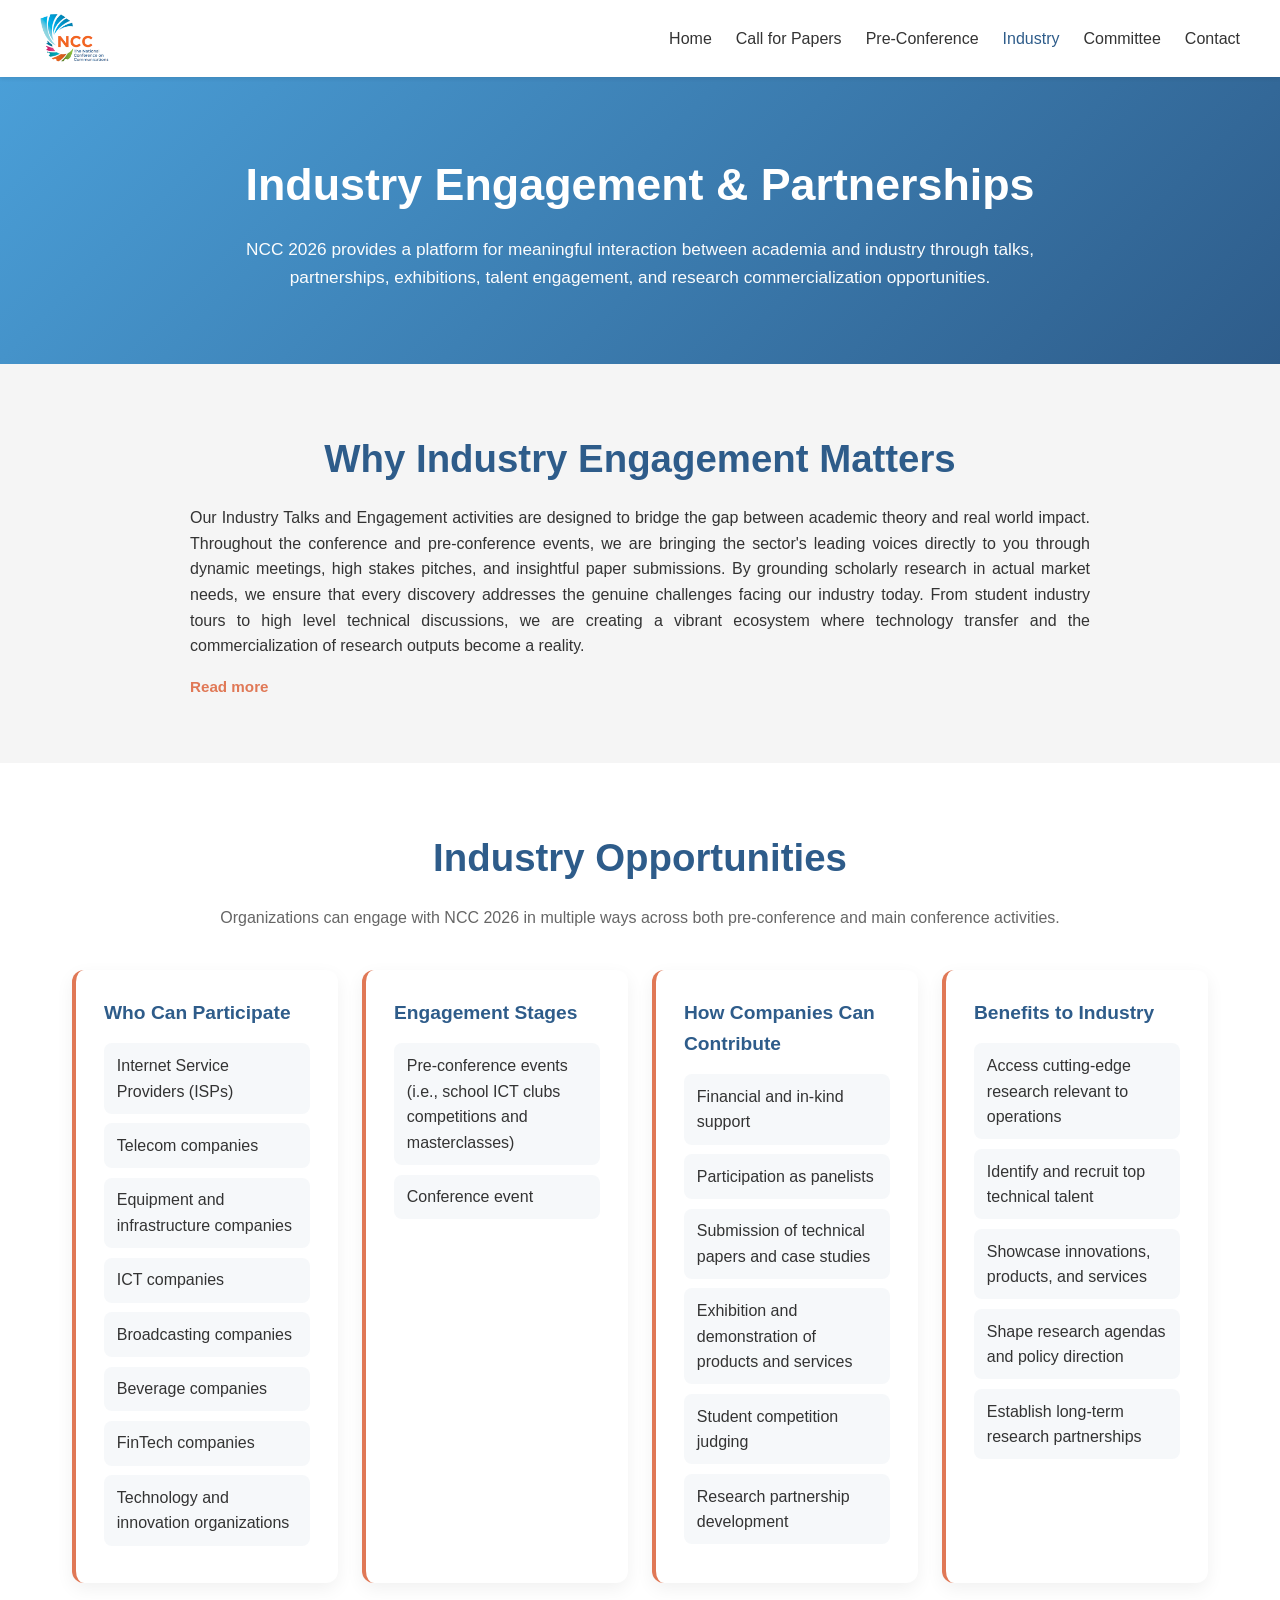
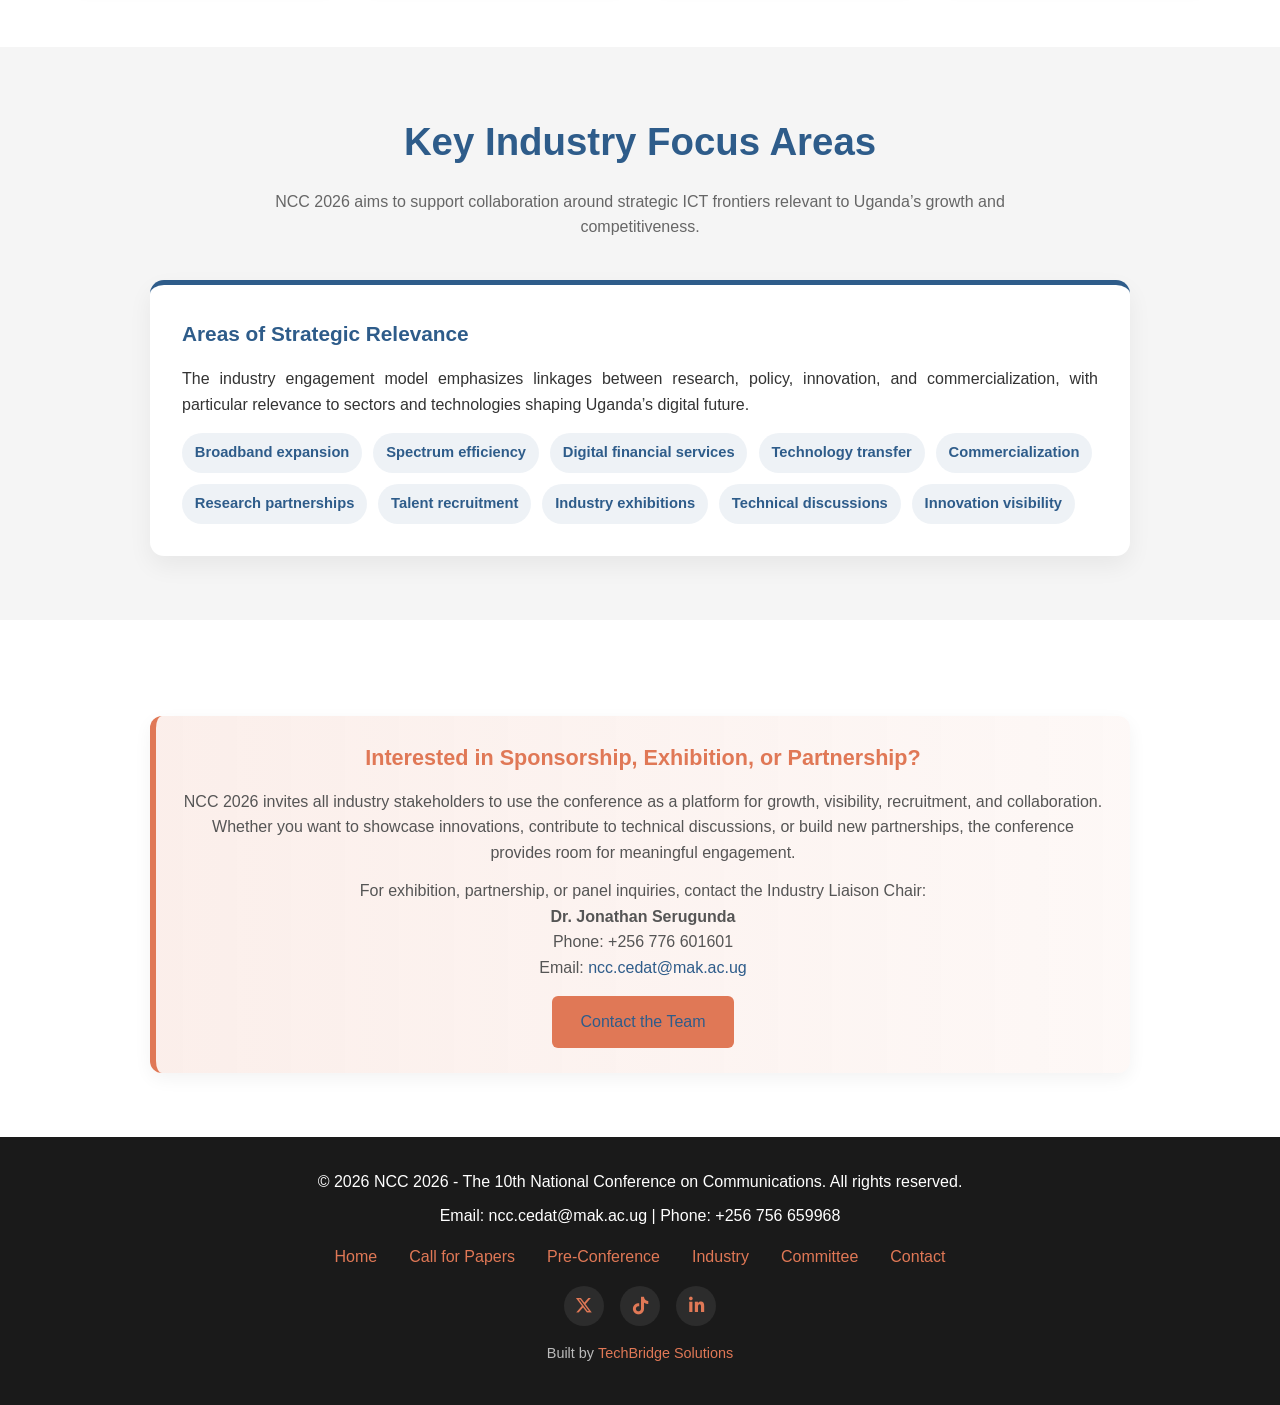
<file: industry.html>
<!DOCTYPE html>
<html lang="en">
<head>
    <meta charset="UTF-8">
    <meta name="viewport" content="width=device-width, initial-scale=1.0">
    <title>NCC 2026 | Industry Engagement</title>
    <link rel="icon" type="image/png" href="images/ncc-logo.png">
    <link rel="stylesheet" href="style.css">
    <link rel="stylesheet" href="https://cdnjs.cloudflare.com/ajax/libs/font-awesome/6.5.0/css/all.min.css">    

    
</head>
<body>
    <!-- Navigation -->
    <nav>
        <div class="nav-wrap">
            <a href="index.html" class="brand">
                <img src="images/ncc-logo.png" alt="NCC logo" class="nav-logo">
            </a>

            <button class="menu-toggle" aria-label="Toggle menu" aria-expanded="false">
                ☰
            </button>

            <ul class="nav-menu">
                <li><a href="index.html">Home</a></li>
                <li><a href="call-for-papers.html">Call for Papers</a></li>
                <li><a href="activities.html">Pre-Conference</a></li>
                <li><a href="industry.html" class="active">Industry</a></li>
                <li><a href="committee.html">Committee</a></li>
                <li><a href="contact.html">Contact</a></li>
            </ul>
        </div>
    </nav>

    <!-- Page Hero -->
    <section class="page-hero">
        <div class="container">
            <h1>Industry Engagement & Partnerships</h1>
            <p>
                NCC 2026 provides a platform for meaningful interaction between academia and industry through talks, partnerships, exhibitions, talent engagement, and research commercialization opportunities.
            </p>
        </div>
    </section>

    <!-- Overview -->
    <section class="overview">
        <div class="container">
            <h2>Why Industry Engagement Matters</h2>
          <p class="industry-intro">
            Our Industry Talks and Engagement activities are designed to bridge the gap between academic theory and real world impact. Throughout the conference and pre-conference events, we are bringing the sector's leading voices directly to you through dynamic meetings, high stakes pitches, and insightful paper submissions. By grounding scholarly research in actual market needs, we ensure that every discovery addresses the genuine challenges facing our industry today. From student industry tours to high level technical discussions, we are creating a vibrant ecosystem where technology transfer and the commercialization of research outputs become a reality. 
        </p>

        <div class="read-more-container">
            <div class="read-more-content" id="industry-more">
                <p>
                    This isn't just about conversation, it’s about driving Uganda’s digital transformation. We are focusing on critical frontiers like broadband expansion, spectrum efficiency, and digital financial services to position our nation as a regional ICT hub. For students and researchers, this is a golden ticket to gain exposure to current market dynamics and identify the skill requirements that top employers are looking for. By fostering these foundational linkages between universities and the industry, we are building the collaborative engine that will power our future innovation.

                </p>
                <br>
                <p>
                    We invite all industry stakeholders to use this conference as their premier platform for growth and recruitment. This is your chance to access cutting-edge research tailored to your operations and scout for top tier technical talent among our brilliant participants. Whether you are looking to showcase your latest innovations to an engaged audience or want to shape future research agendas by articulating your technical challenges, the NCC is where your voice matters most. Join us to establish lasting partnerships and turn collaborative ideas into the next big breakthrough.

                </p>
            </div>

            <span class="read-more-btn" onclick="toggleReadMore()"> Read more</span>
        </div>
        </div>
    </section>

    <!-- Industry Opportunities -->
    <section>
        <div class="container">
            <h2>Industry Opportunities</h2>
            <p class="section-intro">
                Organizations can engage with NCC 2026 in multiple ways across both pre-conference and main conference activities.
            </p>

            <div class="industry-grid">
                <div class="industry-card">
                    <h3>Who Can Participate</h3>
                    <ul>
                        <li>Internet Service Providers (ISPs)</li>
                        <li>Telecom companies</li>
                        <li>Equipment and infrastructure companies</li>
                        <li>ICT companies</li>
                        <li>Broadcasting companies</li>
                        <li>Beverage companies</li>
                        <li>FinTech companies</li>
                        <li>Technology and innovation organizations</li>
                    </ul>
                </div>

                <div class="industry-card">
                    <h3>Engagement Stages</h3>
                    <ul>
                        <li class="link-item"><a href="activities.html">Pre-conference events (i.e., school ICT clubs competitions and masterclasses)</a></li>
                        <li class="link-item"><a href="index.html">Conference event</a></li>
                    </ul>
                </div>

                <div class="industry-card">
                    <h3>How Companies Can Contribute</h3>
                    <ul>
                        <li>Financial and in-kind support</li>
                        <li>Participation as panelists</li>
                        <li class="link-item"><a href="call-for-papers.html">Submission of technical papers and case studies</a></li>
                        <li>Exhibition and demonstration of products and services</li>
                        <li class="link-item"><a href="activities.html#student-competition">Student competition judging</a></li>
                        <li>Research partnership development</li>
                    </ul>
                </div>

                <div class="industry-card">
                    <h3>Benefits to Industry</h3>
                    <ul>
                        <li>Access cutting-edge research relevant to operations</li>
                        <li>Identify and recruit top technical talent</li>
                        <li>Showcase innovations, products, and services</li>
                        <li>Shape research agendas and policy direction</li>
                        <li>Establish long-term research partnerships</li>
                    </ul>
                </div>
            </div>
        </div>
    </section>

    <!-- Focus Areas -->
    <section style="background: var(--light-gray);">
        <div class="container">
            <h2>Key Industry Focus Areas</h2>
            <p class="section-intro">
                NCC 2026 aims to support collaboration around strategic ICT frontiers relevant to Uganda’s growth and competitiveness.
            </p>

            <div class="tag-box">
                <h3>Areas of Strategic Relevance</h3>
                <p class="text-justify">
                    The industry engagement model emphasizes linkages between research, policy, innovation, and commercialization, with particular relevance to sectors and technologies shaping Uganda’s digital future.
                </p>

                <div class="tag-grid">
                    <span>Broadband expansion</span>
                    <span>Spectrum efficiency</span>
                    <span>Digital financial services</span>
                    <span>Technology transfer</span>
                    <span>Commercialization</span>
                    <span>Research partnerships</span>
                    <span>Talent recruitment</span>
                    <span>Industry exhibitions</span>
                    <span>Technical discussions</span>
                    <span>Innovation visibility</span>
                </div>
            </div>
        </div>
    </section>

    <!-- CTA -->
    <section>
        <div class="container">
            <div class="cta-box">
                <h3>Interested in Sponsorship, Exhibition, or Partnership?</h3>
                <p>
                    NCC 2026 invites all industry stakeholders to use the conference as a platform for growth, visibility, recruitment, and collaboration. Whether you want to showcase innovations, contribute to technical discussions, or build new partnerships, the conference provides room for meaningful engagement.
                </p>
                <p>
                    For exhibition, partnership, or panel inquiries, contact the Industry Liaison Chair:
                    <br><strong>Dr. Jonathan Serugunda</strong>
                    <br>Phone: +256 776 601601
                    <br>Email: <a href="mailto:ncc.cedat@mak.ac.ug">ncc.cedat@mak.ac.ug</a>
                </p>

                <div class="cta-actions">
                    <a href="contact.html" class="btn btn-primary">Contact the Team</a>
                </div>
            </div>
        </div>
    </section>

    <!-- Footer -->
    <footer>
    <div class="container">
        <p>&copy; 2026 NCC 2026 - The 10th National Conference on Communications. All rights reserved.</p>
        <p>Email: ncc.cedat@mak.ac.ug | Phone: +256 756 659968</p>

        <div class="footer-links">
            <a href="index.html">Home</a>
            <a href="call-for-papers.html">Call for Papers</a>
            <a href="activities.html">Pre-Conference</a>
            <a href="industry.html">Industry</a>
            <a href="committee.html">Committee</a>
            <a href="contact.html">Contact</a>
        </div>

         <div class="social-links">
            <a href="https://x.com/NCC2026"><i class="fab fa-x-twitter"></i></a>
            <a href="https://tiktok.com/@ncc_2026"><i class="fab fa-tiktok"></i></a>
            <a href="https://www.linkedin.com/company/10th-national-conference-on-communications-ncc-2026/"><i class="fab fa-linkedin-in"></i></a>
        </div>

        <p class="site-credit">
            Built by 
            <a href="https://techbridgesolutionsug.com/" target="_blank">
                TechBridge Solutions
            </a>
        </p>
    </div>
</footer>

    <!-- Mobile navigation -->
    <script src="script.js"></script>
</body>
</html>
</file>
<file: style.css>
/* =========================
   1. RESET
========================= */
* {
    margin: 0;
    padding: 0;
    box-sizing: border-box;
}

/* =========================
   2. VARIABLES
========================= */
:root {
    --primary: #2E5C8A;
    --secondary: #E07856;
    --accent-green: #7FB539;
    --accent-purple: #B83B6F;
    --light-blue: #4A9FD8;
    --dark: #1a1a1a;
    --light-gray: #f5f5f5;
    --medium-gray: #e0e0e0;
    --text: #333333;
    --white: #ffffff;
}

/* =========================
   3. BASE
========================= */
html {
    scroll-behavior: smooth;
}

body {
    font-family: -apple-system, BlinkMacSystemFont, "Segoe UI", "Roboto", "Oxygen",
                 "Ubuntu", "Cantarell", sans-serif;
    color: var(--text);
    line-height: 1.6;
    background: var(--white);
}

img {
    display: block;
    max-width: 100%;
    height: auto;
}

a {
    text-decoration: none;
}

ul {
    padding-left: 1.2rem;
}

/* =========================
   4. LAYOUT
========================= */
.container {
    max-width: 1200px;
    margin: 0 auto;
    padding: 0 2rem;
}

section {
    padding: 4rem 2rem;
}

section h2 {
    font-size: 2.4rem;
    color: var(--primary);
    text-align: center;
    margin-bottom: 1rem;
}

.section-intro {
    max-width: 850px;
    margin: 0 auto 2.5rem;
    text-align: center;
    color: #666;
}

.text-justify {
    text-align: justify;
}

/* =========================
   5. NAVIGATION
========================= */
nav {
    background: var(--white);
    padding: 0.9rem 2rem;
    box-shadow: 0 2px 4px rgba(0, 0, 0, 0.08);
    position: sticky;
    top: 0;
    z-index: 1000;
}

.nav-wrap {
    max-width: 1200px;
    margin: 0 auto;
    display: flex;
    justify-content: space-between;
    align-items: center;
    gap: 1rem;
    position: relative;
}

.brand {
    display: flex;
    align-items: center;
    flex-shrink: 0;
}

.nav-logo {
    height: 3rem;
    width: auto;
}

.nav-menu {
    list-style: none;
    display: flex;
    gap: 1.5rem;
    align-items: center;
}

.nav-menu li {
    list-style: none;
}

.nav-menu a {
    color: var(--text);
    font-weight: 500;
    white-space: nowrap;
    transition: color 0.3s;
}

.nav-menu a:hover,
.nav-menu a.active {
    color: var(--primary);
}

.menu-toggle {
    display: none;
    background: none;
    border: none;
    font-size: 1.8rem;
    cursor: pointer;
    color: var(--primary);
    line-height: 1;
}

/* =========================
   6. PAGE HERO
========================= */
.page-hero {
    background: linear-gradient(135deg, var(--light-blue) 0%, var(--primary) 100%);
    color: var(--white);
    text-align: center;
    padding: 4.5rem 2rem;
}

.page-hero h1 {
    font-size: 2.8rem;
    margin-bottom: 1rem;
}

.page-hero p {
    max-width: 820px;
    margin: 0 auto;
    font-size: 1.08rem;
    opacity: 0.98;
}

/* =========================
   7. HOME HERO
========================= */
.hero {
    position: relative;
    overflow: hidden;
    min-height: 72vh;
    display: flex;
    align-items: center;
    justify-content: center;
    text-align: center;
    color: var(--white);
    background: linear-gradient(135deg, var(--light-blue) 0%, var(--primary) 100%);
}

#particles-js {
    position: absolute;
    inset: 0;
    width: 100%;
    height: 100%;
    z-index: 1;
}

.hero-content {
    position: relative;
    z-index: 2;
}

.hero-title-wrap {
    display: flex;
    align-items: center;
    justify-content: center;
    gap: 1rem;
    flex-wrap: wrap;
    margin-bottom: 1rem;
}

.hero-title-logo {
    width: 84px;
    height: 84px;
    object-fit: contain;
}

.hero-title {
    color: var(--secondary);
    text-shadow: 0 2px 6px rgba(0, 0, 0, 0.35);
    font-size: 3rem;
    line-height: 1.2;
    margin: 0;
}

.hero p {
    font-size: 1.15rem;
    margin-bottom: 0.9rem;
}

.hero-date {
    font-size: 1rem;
    opacity: 0.95;
}

/* =========================
   8. BUTTONS
========================= */
.btn {
    padding: 0.8rem 1.8rem;
    border: none;
    border-radius: 6px;
    cursor: pointer;
    font-size: 1rem;
    transition: all 0.3s;
    display: inline-block;
    text-align: center;
}

.btn-primary {
    background: var(--secondary);
    color: var(--white);
}

.btn-primary:hover {
    background: #e55a2b;
    transform: translateY(-2px);
    box-shadow: 0 4px 10px rgba(0, 0, 0, 0.18);
}

.btn-secondary {
    background: var(--white);
    color: var(--primary);
    border: 2px solid var(--white);
}

.btn-secondary:hover {
    background: transparent;
    color: var(--white);
}

.btn-outline {
    background: transparent;
    border: 2px solid var(--primary);
    color: var(--primary);
}

.btn-outline:hover {
    background: var(--primary);
    color: var(--white);
}

.cta-buttons {
    display: flex;
    gap: 1rem;
    justify-content: center;
    flex-wrap: wrap;
    margin-top: 1.5rem;
}

/* =========================
   9. CARDS / GENERIC
========================= */
.info-box {
    background: var(--light-gray);
    padding: 2rem;
    border-radius: 10px;
    margin-bottom: 2rem;
}

.highlight-box {
    background: var(--secondary);
    color: var(--white);
    padding: 1.5rem;
    border-radius: 10px;
    margin-bottom: 2rem;
    text-align: center;
}

.highlight-box a {
    color: var(--white);
    text-decoration: underline;
    font-weight: bold;
}

.cfp-guidelines {
    list-style-position: inside;
}

.cfp-guidelines li {
    margin-bottom: 0.75rem;
}

/* =========================
   10. HOME PAGE
========================= */
.about {
    background: var(--light-gray);
}

.about-content {
    max-width: 900px;
    margin: 0 auto;
    font-size: 1.06rem;
    line-height: 1.8;
    text-align: justify;
}

.about-content p {
    margin-bottom: 1.3rem;
}

.highlights-grid {
    display: grid;
    grid-template-columns: repeat(auto-fit, minmax(240px, 1fr));
    gap: 1.5rem;
    margin-top: 2rem;
}

.highlight-card {
    background: var(--white);
    padding: 1.5rem;
    border-radius: 12px;
    box-shadow: 0 6px 18px rgba(0, 0, 0, 0.06);
    border-top: 4px solid var(--secondary);
    text-align: center;
}

.highlight-card h3 {
    color: var(--primary);
    margin-bottom: 0.7rem;
    font-size: 1.15rem;
}

.highlight-card p {
    color: #666;
    font-size: 0.96rem;
}

.preview-grid {
    display: grid;
    grid-template-columns: repeat(auto-fit, minmax(290px, 1fr));
    gap: 1.5rem;
}

.preview-card {
    background: var(--light-gray);
    padding: 2rem;
    border-radius: 12px;
    border-left: 4px solid var(--secondary);
    transition: all 0.3s ease;
}

.preview-card:hover {
    transform: translateY(-4px);
    box-shadow: 0 10px 22px rgba(0, 0, 0, 0.08);
}

.preview-card h3 {
    color: var(--primary);
    margin-bottom: 0.8rem;
    font-size: 1.25rem;
}

.preview-card p {
    color: #666;
    margin-bottom: 1rem;
    text-align: justify;
}

.partners {
    background: var(--light-gray);
    text-align: center;
}

.partners-grid {
    display: grid;
    grid-template-columns: repeat(auto-fit, minmax(160px, 1fr));
    gap: 2rem;
    align-items: center;
    margin-top: 2rem;
}

.partner-item {
    display: flex;
    justify-content: center;
    align-items: center;
}

.partner-item img {
    max-width: 140px;
    transition: transform 0.3s ease;
}

.partner-item img:hover {
    transform: scale(1.05);
}

.contact-preview {
    background: linear-gradient(180deg, #f8fafc 0%, var(--light-gray) 100%);
}

.contact-box {
    max-width: 850px;
    margin: 0 auto;
    background: var(--white);
    padding: 2rem;
    border-radius: 14px;
    box-shadow: 0 10px 25px rgba(0, 0, 0, 0.06);
    text-align: center;
    border-top: 5px solid var(--primary);
}

.contact-box p {
    margin-bottom: 0.7rem;
    color: #555;
}

.contact-box a {
    color: var(--primary);
}

.contact-box a:hover {
    text-decoration: underline;
}

/* =========================
   11. CALL FOR PAPERS
========================= */
.tracks-grid {
    display: grid;
    grid-template-columns: repeat(auto-fit, minmax(320px, 1fr));
    gap: 1.5rem;
    margin-top: 2rem;
}

.track-card {
    background: var(--light-gray);
    padding: 2rem;
    border-radius: 10px;
    border-left: 4px solid var(--secondary);
    transition: all 0.3s ease;
}

.track-card:hover {
    transform: translateY(-4px);
    box-shadow: 0 10px 22px rgba(0, 0, 0, 0.08);
}

.track-card h4 {
    color: var(--primary);
    font-size: 1.2rem;
    margin-bottom: 0.8rem;
    line-height: 1.4;
}

.track-focus {
    color: #555;
    margin-bottom: 1rem;
    line-height: 1.5;
}

.track-tags {
    display: flex;
    flex-wrap: wrap;
    gap: 0.6rem;
}

.track-tags span {
    background: rgba(46, 92, 138, 0.08);
    color: var(--primary);
    padding: 0.45rem 0.75rem;
    border-radius: 999px;
    font-size: 0.9rem;
    line-height: 1.3;
    font-weight: 500;
}

.dates-modern {
    position: relative;
    max-width: 900px;
    margin: 1.5rem auto 0;
    display: flex;
    flex-direction: column;
    gap: 0.9rem;
    padding-left: 1.2rem;
}

.dates-modern::before {
    content: "";
    position: absolute;
    left: 1.9rem;
    top: 0.5rem;
    bottom: 0.5rem;
    width: 2px;
    background: var(--medium-gray);
    opacity: 0.8;
}

.date-row {
    position: relative;
    display: flex;
    justify-content: space-between;
    align-items: center;
    gap: 1rem;
    padding: 1rem 1.25rem;
    background: var(--white);
    border-radius: 12px;
    border-left: 4px solid var(--primary);
    box-shadow: 0 4px 12px rgba(0, 0, 0, 0.05);
    transition: transform 0.25s ease, box-shadow 0.25s ease;
    z-index: 1;
}

.date-row:hover {
    transform: translateY(-2px);
    box-shadow: 0 8px 18px rgba(0, 0, 0, 0.08);
}

.date-left {
    display: flex;
    align-items: center;
    gap: 0.9rem;
    min-width: 0;
}

.date-icon {
    width: 34px;
    height: 34px;
    border-radius: 50%;
    background: rgba(46, 92, 138, 0.12);
    display: flex;
    align-items: center;
    justify-content: center;
    flex-shrink: 0;
    font-size: 0.95rem;
    position: relative;
    z-index: 2;
}

.date-label {
    font-weight: 600;
    color: var(--primary);
    line-height: 1.4;
}

.date-value {
    font-weight: 600;
    color: #444;
    text-align: right;
    white-space: nowrap;
}

.featured-date {
    border-left: none;
    border-top: 4px solid var(--secondary);
    background: rgba(224, 120, 86, 0.08);
}

.featured-icon {
    background: rgba(224, 120, 86, 0.16);
}

.deadline-note {
    max-width: 900px;
    margin: 1.5rem auto 0.5rem;
    padding: 1.2rem 1.4rem;
    background: linear-gradient(
        90deg,
        rgba(224, 120, 86, 0.12),
        rgba(224, 120, 86, 0.05)
    );
    border-left: 6px solid var(--secondary);
    border-radius: 10px;
    display: flex;
    flex-direction: column;
    gap: 0.6rem;
    box-shadow: 0 6px 18px rgba(0, 0, 0, 0.05);
}

.note-header {
    font-weight: 700;
    color: var(--secondary);
    margin-bottom: 0.3rem;
}

.note-item {
    line-height: 1.5;
    color: #444;
    font-size: 0.95rem;
}

.note-item strong {
    color: var(--primary);
}

/* =========================
   12. ACTIVITIES
========================= */
.activities-page {
    background: var(--light-gray);
}

.activities-stack {
    display: flex;
    flex-direction: column;
    gap: 1.5rem;
    max-width: 920px;
    margin: 0 auto;
}

.activity-card {
    background: var(--white);
    padding: 2rem;
    border-radius: 14px;
    box-shadow: 0 10px 25px rgba(0, 0, 0, 0.06);
}

.masterclass-card {
    border-top: 5px solid var(--secondary);
}

.masterclass-header {
    display: flex;
    justify-content: space-between;
    align-items: center;
    gap: 1rem;
    margin-bottom: 1rem;
    flex-wrap: wrap;
}

.masterclass-header h3 {
    color: var(--primary);
    font-size: 1.4rem;
    margin: 0;
}

.masterclass-badge {
    background: rgba(224, 120, 86, 0.12);
    color: var(--secondary);
    font-size: 0.9rem;
    font-weight: 700;
    padding: 0.45rem 0.8rem;
    border-radius: 999px;
}

.masterclass-description {
    color: #666;
    margin-bottom: 1.2rem;
    line-height: 1.6;
    max-width: 780px;
}

.masterclass-grid {
    display: grid;
    grid-template-columns: 1fr 1fr;
    gap: 1rem 1.2rem;
}

.mc-item {
    display: flex;
    align-items: flex-start;
    gap: 0.9rem;
    background: #fafafa;
    border: 1px solid #eee;
    border-radius: 12px;
    padding: 1rem;
    transition: transform 0.25s ease, box-shadow 0.25s ease;
}

.mc-item:hover {
    transform: translateY(-2px);
    box-shadow: 0 6px 14px rgba(0, 0, 0, 0.08);
}

.mc-icon {
    width: 42px;
    height: 42px;
    border-radius: 50%;
    background: rgba(46, 92, 138, 0.1);
    display: flex;
    align-items: center;
    justify-content: center;
    flex-shrink: 0;
    font-size: 1.05rem;
}

.online-icon {
    background: rgba(184, 59, 111, 0.12);
}

.mc-body {
    min-width: 0;
}

.mc-date {
    font-weight: 700;
    color: var(--secondary);
    margin-bottom: 0.2rem;
}

.mc-venue {
    color: #555;
    font-size: 0.95rem;
    margin: 0;
}

.mc-venue.online {
    color: var(--accent-purple);
    font-weight: 700;
}

.featured-activity-card {
    border-left: 5px solid var(--primary);
}

.featured-activity-card h3 {
    color: var(--primary);
    margin-bottom: 0.9rem;
    font-size: 1.3rem;
}

.featured-activity-card p {
    color: #666;
    margin-bottom: 1rem;
    text-align: justify;
}

.activity-dates {
    display: inline-block;
    background: var(--light-gray);
    padding: 0.75rem 1rem;
    border-radius: 8px;
    color: var(--secondary);
    font-weight: bold;
}

.cta-box {
    max-width: 980px;
    margin: 2rem auto 0;
    background: linear-gradient(
        90deg,
        rgba(224, 120, 86, 0.12),
        rgba(224, 120, 86, 0.05)
    );
    border-left: 6px solid var(--secondary);
    border-radius: 12px;
    padding: 1.6rem;
    text-align: center;
    box-shadow: 0 6px 18px rgba(0, 0, 0, 0.05);
}

.cta-box h3 {
    color: var(--secondary);
    margin-bottom: 0.8rem;
    font-size: 1.35rem;
}

.cta-box p {
    color: #555;
    margin-bottom: 0.8rem;
}

.cta-box a {
    color: var(--primary);
}

.cta-box a:hover {
    text-decoration: underline;
}

.cta-actions {
    margin-top: 1rem;
}

/* =========================
   13. INDUSTRY
========================= */
.overview {
    background: var(--light-gray);
}

.overview-content {
    max-width: 920px;
    margin: 0 auto;
    font-size: 1.05rem;
    line-height: 1.8;
}

.overview-content p {
    margin-bottom: 1.2rem;
    text-align: justify;
}

.source-note {
    max-width: 920px;
    margin: 1rem auto 0;
    font-size: 0.9rem;
    color: #666;
    text-align: center;
}

.industry-grid {
    display: grid;
    grid-template-columns: repeat(auto-fit, minmax(250px, 1fr));
    gap: 1.5rem;
}

.industry-card {
    background: var(--white);
    padding: 1.75rem;
    border-radius: 12px;
    border-left: 4px solid var(--secondary);
    box-shadow: 0 6px 18px rgba(0, 0, 0, 0.06);
    transition: all 0.3s ease;
}

.industry-card:hover {
    transform: translateY(-4px);
    box-shadow: 0 10px 22px rgba(0, 0, 0, 0.08);
}

.industry-card h3 {
    color: var(--primary);
    margin-bottom: 0.9rem;
    font-size: 1.2rem;
}

.industry-card ul {
    list-style-position: inside;
    color: #555;
}

.industry-card li {
    margin-bottom: 0.45rem;
}

.tag-box {
    max-width: 980px;
    margin: 0 auto;
    background: var(--white);
    padding: 2rem;
    border-radius: 14px;
    box-shadow: 0 10px 25px rgba(0, 0, 0, 0.06);
    border-top: 5px solid var(--primary);
}

.tag-box h3 {
    color: var(--primary);
    margin-bottom: 1rem;
    font-size: 1.3rem;
}

.tag-grid {
    display: flex;
    flex-wrap: wrap;
    gap: 0.7rem;
    margin-top: 1rem;
}

.tag-grid span {
    background: rgba(46, 92, 138, 0.08);
    color: var(--primary);
    padding: 0.5rem 0.8rem;
    border-radius: 999px;
    font-size: 0.92rem;
    font-weight: 600;
}

/* =========================
   14. COMMITTEE
========================= */
.committee-page {
    background: var(--light-gray);
}

.committee-group {
    max-width: 1050px;
    margin: 0 auto 2.5rem;
}

.committee-group:last-child {
    margin-bottom: 0;
}

.committee-group-title {
    color: var(--primary);
    font-size: 1.45rem;
    margin-bottom: 1rem;
    text-align: left;
}

.committee-grid {
    display: grid;
    grid-template-columns: repeat(auto-fit, minmax(240px, 1fr));
    gap: 1.2rem;
}

.committee-card {
    background: var(--white);
    padding: 1.25rem;
    border-radius: 12px;
    border-left: 4px solid var(--primary);
    box-shadow: 0 4px 12px rgba(0, 0, 0, 0.05);
    transition: all 0.25s ease;
}

.committee-card:hover {
    transform: translateY(-3px);
    box-shadow: 0 8px 18px rgba(0, 0, 0, 0.08);
}

.member-name {
    font-weight: 700;
    color: var(--primary);
    margin-bottom: 0.35rem;
    line-height: 1.4;
}

.member-role {
    font-size: 0.95rem;
    color: var(--secondary);
    line-height: 1.45;
}

/* =========================
   15. CONTACT PAGE
========================= */
.contact-page {
    background: linear-gradient(180deg, #f8fafc 0%, var(--light-gray) 100%);
}

.contact-grid {
    display: grid;
    grid-template-columns: 1fr 1.15fr;
    gap: 2rem;
    max-width: 1000px;
    margin: 0 auto;
    align-items: stretch;
}

.contact-info,
.contact-form {
    background: var(--white);
    padding: 2rem;
    border-radius: 14px;
    box-shadow: 0 10px 25px rgba(0, 0, 0, 0.06);
}

.contact-info {
    border-left: 5px solid var(--primary);
}

.contact-form-wrap {
    display: flex;
    flex-direction: column;
}

.contact-form {
    border-top: 5px solid var(--secondary);
}

.contact-info h3,
.contact-form h3 {
    color: var(--primary);
    margin-bottom: 1.5rem;
    font-size: 1.35rem;
}

.contact-item {
    display: flex;
    align-items: flex-start;
    gap: 1rem;
    padding: 0.9rem 0;
    border-bottom: 1px solid #eee;
}

.contact-item:last-child {
    border-bottom: none;
}

.contact-icon {
    width: 42px;
    height: 42px;
    border-radius: 50%;
    background: var(--light-gray);
    display: flex;
    align-items: center;
    justify-content: center;
    font-size: 1.1rem;
    flex-shrink: 0;
}

.contact-label {
    font-weight: bold;
    color: var(--primary);
    margin-bottom: 0.25rem;
}

.contact-info a {
    color: var(--primary);
}

.contact-info a:hover {
    text-decoration: underline;
}

.form-group {
    display: flex;
    flex-direction: column;
    margin-bottom: 1.5rem;
}

label {
    font-weight: bold;
    color: var(--text);
    margin-bottom: 0.5rem;
    font-size: 0.95rem;
}

input,
textarea,
select {
    padding: 0.75rem;
    border: 2px solid var(--medium-gray);
    border-radius: 4px;
    font-family: inherit;
    font-size: 1rem;
    transition: all 0.3s;
    background: var(--white);
    width: 100%;
}

input:focus,
textarea:focus,
select:focus {
    outline: none;
    border-color: var(--primary);
    box-shadow: 0 0 0 3px rgba(0, 102, 204, 0.1);
}

textarea {
    resize: vertical;
    min-height: 120px;
}

.contact-form .btn {
    width: 100%;
    margin-top: 0.5rem;
}

#form-success {
    margin-top: 1rem;
    padding: 0.9rem 1rem;
    border-radius: 8px;
    background: var(--secondary);
    color: var(--white);
    text-align: center;
    font-weight: 600;
    box-shadow: 0 4px 10px rgba(224, 120, 86, 0.25);
    opacity: 0;
    transform: translateY(10px);
    transition: opacity 0.4s ease, transform 0.4s ease;
    visibility: hidden;
    pointer-events: none;
    max-height: 0;
    overflow: hidden;
}

#form-success.show {
    opacity: 1;
    transform: translateY(0);
    visibility: visible;
    max-height: 100px;
}

/* =========================
   16. FOOTER
========================= */
footer {
    background: var(--dark);
    color: var(--white);
    padding: 2rem;
    text-align: center;
}

footer p {
    margin-bottom: 0.5rem;
}

.footer-links {
    margin-top: 1rem;
    display: flex;
    gap: 2rem;
    justify-content: center;
    flex-wrap: wrap;
}

.footer-links a {
    color: var(--secondary);
    transition: color 0.3s;
}

.footer-links a:hover {
    color: var(--white);
}

/* =========================
   17. RESPONSIVE
========================= */
@media (max-width: 768px) {
    nav {
        padding: 0.8rem 1rem;
    }

    .container {
        padding: 0 1rem;
    }

    .menu-toggle {
        display: block;
    }

    .nav-menu {
        display: none;
        flex-direction: column;
        align-items: flex-start;
        gap: 0;
        position: absolute;
        top: calc(100% + 0.75rem);
        left: 0;
        right: 0;
        background: var(--white);
        padding: 0.75rem 0;
        border-radius: 10px;
        box-shadow: 0 10px 25px rgba(0, 0, 0, 0.12);
    }

    .nav-menu.active {
        display: flex;
    }

    .nav-menu li {
        width: 100%;
    }

    .nav-menu a {
        display: block;
        width: 100%;
        padding: 0.9rem 1.25rem;
        font-size: 1rem;
    }

    .nav-menu a:hover {
        background: var(--light-gray);
    }

    .page-hero {
        padding: 3.2rem 1rem;
    }

    .page-hero h1 {
        font-size: 2rem;
    }

    .hero {
        padding: 3rem 1rem;
        min-height: 66vh;
    }

    .hero-title {
        font-size: 2rem;
    }

    .hero p {
        font-size: 1rem;
    }

    .hero-title-wrap {
        flex-direction: column;
        gap: 0.75rem;
    }

    .hero-title-logo {
        width: 64px;
        height: 64px;
    }

    section {
        padding: 3rem 1rem;
    }

    section h2 {
        font-size: 2rem;
    }

    .cta-buttons {
        flex-direction: column;
    }

    .btn {
        width: 100%;
    }

    .masterclass-grid,
    .contact-grid {
        grid-template-columns: 1fr;
    }

    .contact-info {
        border-left: none;
        border-top: 5px solid var(--primary);
    }

    .dates-modern {
        padding-left: 0;
    }

    .dates-modern::before {
        display: none;
    }

    .date-row {
        flex-direction: column;
        align-items: flex-start;
    }

    .date-value {
        white-space: normal;
        text-align: left;
        padding-left: 2.7rem;
    }

    .committee-group-title {
        font-size: 1.25rem;
    }

    .footer-links {
        flex-direction: column;
        gap: 1rem;
    }
}

@media (max-width: 480px) {
    .page-hero h1,
    .hero-title {
        font-size: 1.7rem;
    }

    section h2 {
        font-size: 1.65rem;
    }

    .track-card,
    .info-box,
    .activity-card,
    .industry-card,
    .tag-box,
    .committee-card,
    .contact-info,
    .contact-form,
    .cta-box,
    .contact-box,
    .preview-card,
    .highlight-card {
        padding: 1.25rem;
    }

    .nav-logo {
        height: 2.5rem;
    }
}

    .call-page section {
        padding: 2.75rem 2rem;
    }

    .call-page .section-intro {
        margin: 0 auto 1.4rem;
    }

    .call-page .tracks-grid {
        gap: 1.2rem;
        margin-top: 1.2rem;
    }

    .call-page .track-card {
        padding: 1.5rem;
    }

    .call-page .info-box {
        padding: 1.5rem;
        margin-bottom: 1.25rem;
    }

    .call-page h2 {
        margin-bottom: 0.8rem;
    }

    /* =========================
    HERO COUNTDOWN
    ========================= */
    .hero-countdown {
        margin: 1.4rem auto 0.8rem;
        max-width: 560px;
    }

    .hero-countdown .countdown-grid {
        display: grid;
        grid-template-columns: repeat(4, 1fr);
        gap: 0.8rem;
    }

    .hero-countdown .countdown-card {
        background: rgba(255, 255, 255, 0.12);
        backdrop-filter: blur(6px);
        border-radius: 10px;
        padding: 0.85rem 0.6rem;
        border-top: 3px solid var(--secondary);
        box-shadow: none;
    }

    .hero-countdown .countdown-value {
        display: block;
        color: white;
        font-size: 1.5rem;
        font-weight: 700;
        line-height: 1.1;
        margin-bottom: 0.35rem;
    }

    .hero-countdown .countdown-label {
        display: block;
        color: rgba(255,255,255,0.8);
        font-size: 0.75rem;
        text-transform: uppercase;
        letter-spacing: 0.04em;
    }

    .hero-countdown .countdown-note {
        margin-top: 0.8rem;
        color: rgba(255,255,255,0.85);
        font-size: 0.95rem;
    }

    /* =========================
    GENERAL COUNTDOWN
    ========================= */
    .countdown-section {
        background: var(--light-gray);
    }

    .countdown-wrap {
        max-width: 950px;
        margin: 0 auto;
        text-align: center;
    }

    .countdown-title {
        color: var(--primary);
        font-size: 1.6rem;
        margin-bottom: 0.6rem;
    }

    .countdown-subtitle {
        color: #666;
        margin-bottom: 1.5rem;
    }

    .countdown-grid {
        display: grid;
        grid-template-columns: repeat(4, minmax(120px, 1fr));
        gap: 1rem;
        max-width: 700px;
        margin: 0 auto;
    }

    .countdown-card {
        background: var(--white);
        border-radius: 12px;
        padding: 0.85rem 0.6rem;
        box-shadow: 0 6px 18px rgba(0, 0, 0, 0.06);
        border-top: 3px solid var(--secondary);
    }

    .countdown-value {
        display: block;
        font-size: 1.5rem;
        font-weight: 700;
        color: var(--primary);
        line-height: 1.1;
        margin-bottom: 0.35rem;
    }

    .countdown-label {
        display: block;
        font-size: 0.75rem;
        color: #666;
        text-transform: uppercase;
        letter-spacing: 0.04em;
    }

    .countdown-note {
        margin-top: 1rem;
        color: #555;
        font-size: 0.95rem;
    }

    /* =========================
    PAPER COUNTDOWN URGENCY
    ========================= */
    #papers-countdown.urgent .countdown-card {
        border-top-color: #d64545;
        background: rgba(214, 69, 69, 0.06);
    }

    #papers-countdown.urgent .countdown-value {
        color: #b03030;
    }

    #papers-countdown.urgent .countdown-subtitle,
    #papers-countdown.urgent .countdown-note {
        color: #8f2a2a;
    }

    #papers-countdown.urgent .countdown-title {
        color: #b03030;
    }

    #papers-countdown.urgent {
        animation: pulseDeadline 1.8s ease-in-out infinite;
    }

    @keyframes pulseDeadline {
        0% { box-shadow: 0 0 0 rgba(214, 69, 69, 0); }
        50% { box-shadow: 0 0 24px rgba(214, 69, 69, 0.12); }
        100% { box-shadow: 0 0 0 rgba(214, 69, 69, 0); }
    }

    /* =========================
    COUNTDOWN RESPONSIVE
    ========================= */
    .hero-countdown .countdown-grid,
    .countdown-grid {
        display: grid;
        grid-template-columns: repeat(4, 1fr);
        gap: 0.6rem;
    }

    .hero-countdown .countdown-card,
    .countdown-card {
        padding: 0.7rem 0.45rem;
    }

    .hero-countdown .countdown-value,
    .countdown-value {
        font-size: 1.2rem;
    }

    .hero-countdown .countdown-label,
    .countdown-label {
        font-size: 0.68rem;
    }

    @media (max-width: 480px) {
        .countdown-value,
        .hero-countdown .countdown-value {
            font-size: 1.35rem;
        }

        .countdown-card,
        .hero-countdown .countdown-card {
            padding: 0.8rem 0.55rem;
        }
    }

        .read-more-container {
            max-width: 900px;
            margin: 0 auto;   /* aligns with paragraph container */
        }

        .industry-intro {
            max-width: 900px;
            margin: 0 auto 0.6rem;
        }

        .read-more-content {
            max-height: 0;
            overflow: hidden;
            transition: max-height 0.4s ease;
        }

        .read-more-btn {
            display: inline-block;
            margin-top: 0.4rem;
            color: var(--secondary);
            font-weight: 600;
            cursor: pointer;
            font-size: 0.95rem;
        }

        .read-more-btn:hover {
            text-decoration: underline;
        }
        .industry-intro,
        .read-more-content p {
            text-align: justify;
        }

       .industry-card ul {
            list-style: none;
            padding-left: 0;
            margin: 0;
        }

        .industry-card li {
            margin-bottom: 0.6rem;
            padding: 0.6rem 0.8rem;
            border-radius: 8px;
            background: rgba(46, 92, 138, 0.04);
            color: var(--text);
            font-weight: 500;
            transition: all 0.25s ease;
        }

        .industry-card li a {
            color: inherit;
            display: block;
        }

        .industry-card li.link-item:hover {
            color: var(--secondary);
            background: rgba(224, 120, 86, 0.12);
            transform: translateX(3px);
        }

        .site-credit {
            margin-top: 1rem;
            font-size: 0.9rem;
            color: #bbb;
        }

        .site-credit a {
            color: var(--secondary);
            font-weight: 500;
            transition: color 0.25s ease;
        }

        .site-credit a:hover {
            color: white;
            text-decoration: underline;
        }

        .member-photo {
            width: 100%;
            aspect-ratio: 1 / 1;
            object-fit: cover;
            object-position: top;
            border-radius: 10px;
            margin-bottom: 1rem;
            background: var(--light-gray);
        }

        .committee-card {
            text-align: center;
        }

        .member-name {
            font-weight: 700;
            color: var(--primary);
            margin-bottom: 0.35rem;
            line-height: 1.4;
        }

        .member-role {
            font-size: 0.95rem;
            color: var(--secondary);
            line-height: 1.45;
        }
        .social-links {
            margin-top: 1rem;
            display: flex;
            justify-content: center;
            gap: 1rem;
        }

        .social-links a {
            width: 40px;
            height: 40px;
            border-radius: 50%;
            background: rgba(255,255,255,0.08);
            display: flex;
            align-items: center;
            justify-content: center;
            color: var(--secondary);
            font-size: 1.1rem;
            transition: all 0.3s ease;
        }

        .social-links a:hover {
            background: var(--secondary);
            color: white;
            transform: translateY(-3px);
        }
                .promo-video {
            background: var(--light-gray);
            padding: 4rem 2rem;
        }

        .video-wrapper {
            position: relative;
            max-width: 900px;
            margin: 0 auto;
            border-radius: 14px;
            overflow: hidden;
            box-shadow: 0 12px 30px rgba(0, 0, 0, 0.1);
            background: black;
        }

        .video-wrapper video {
            width: 100%;
            aspect-ratio: 16 / 9;
            object-fit: cover;
            display: block;
        }

        .video-overlay {
            position: absolute;
            inset: 0;
            display: flex;
            flex-direction: column;
            align-items: center;
            justify-content: center;
            gap: 0.7rem;
            background: rgba(0, 0, 0, 0.35);
            color: white;
            cursor: pointer;
            z-index: 2;
            opacity: 1;
            transition: opacity 0.3s ease;
        }

        .video-overlay.hidden {
            opacity: 0;
            pointer-events: none;
        }

        .video-play-icon {
            width: 72px;
            height: 72px;
            border-radius: 50%;
            background: rgba(255, 255, 255, 0.18);
            display: flex;
            align-items: center;
            justify-content: center;
            font-size: 2rem;
            line-height: 1;
            backdrop-filter: blur(4px);
        }

        .video-overlay-text {
            font-size: 1.05rem;
            font-weight: 600;
            text-align: center;
            padding: 0 1rem;
        }

        @media (max-width: 480px) {
            .video-play-icon {
                width: 58px;
                height: 58px;
                font-size: 1.6rem;
            }

            .video-overlay-text {
                font-size: 0.95rem;
            }
        }

        .track-details {
                margin-top: 1rem;
            }

            .track-details p {
                margin-bottom: 0.7rem;
                color: var(--primary);
            }

            .track-details ul {
                padding-left: 1.2rem;
                color: #555;
            }

            .track-details li {
                margin-bottom: 0.55rem;
                line-height: 1.55;
                text-align: justify;
            }

            .track-focus {
                color: #555;
                margin-bottom: 1rem;
                line-height: 1.6;
                text-align: justify;
            }

        .table-responsive {
            overflow-x: auto;
            -webkit-overflow-scrolling: touch;
            margin-top: 1rem;
        }

        .schedule-table {
            width: 100%;
            min-width: 650px;
            border-collapse: collapse;
            background: var(--white);
            border-radius: 10px;
            overflow: hidden;
        }

        .schedule-table thead {
            background: var(--primary);
            color: var(--white);
        }

        .schedule-table th,
        .schedule-table td {
            padding: 0.9rem 1rem;
            text-align: left;
            border-bottom: 1px solid #e6e6e6;
        }

        .schedule-table tbody tr:nth-child(even) {
            background: #f8f8f8;
        }

        .schedule-table tbody tr:hover {
            background: rgba(46, 92, 138, 0.06);
        }

        .schedule-table th:last-child,
        .schedule-table td:last-child {
            text-align: center;
            width: 90px;
        }

        @media (max-width: 768px) {
            .schedule-table {
                min-width: 500px;
            }

            .schedule-table th,
            .schedule-table td {
                padding: 0.75rem;
                font-size: 0.9rem;
            }
        }

        .competition-schedule {
            display: grid;
            gap: 0.8rem;
            margin-top: 1rem;
        }

        .competition-item {
            display: grid;
            grid-template-columns: 1.4fr 1fr auto;
            gap: 1rem;
            align-items: center;
            background: var(--white);
            padding: 0.9rem 1rem;
            border-radius: 10px;
            border-left: 4px solid var(--primary);
        }

        .competition-region {
            font-weight: 700;
            color: var(--primary);
        }

        .competition-date {
            color: #555;
        }

        .competition-sessions {
            background: rgba(224, 120, 86, 0.12);
            color: var(--secondary);
            padding: 0.35rem 0.65rem;
            border-radius: 999px;
            font-weight: 700;
            font-size: 0.85rem;
        }

        @media (max-width: 768px) {
            .competition-item {
                grid-template-columns: 1fr;
                gap: 0.35rem;
            }

            .competition-sessions {
                width: fit-content;
            }
        }
</file>
